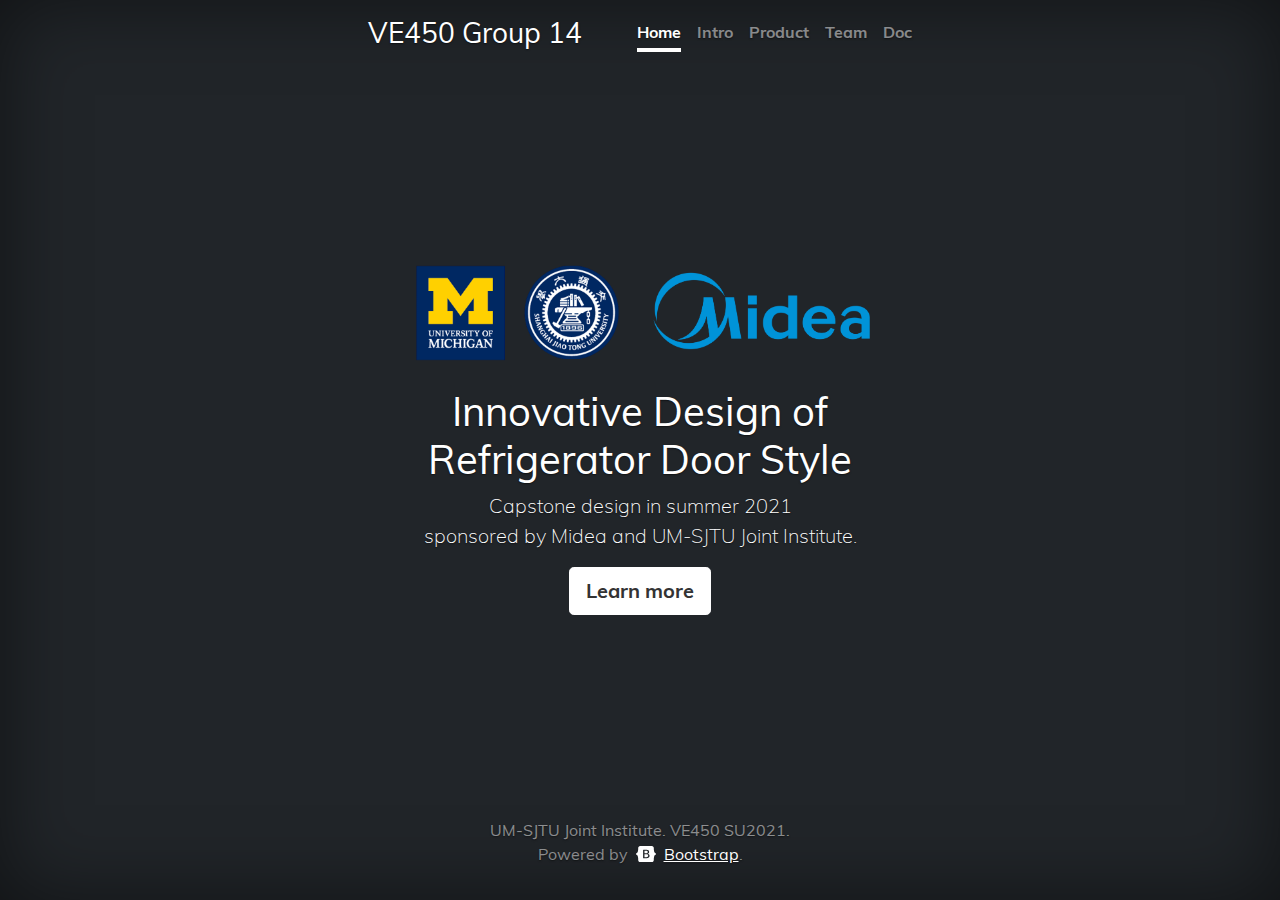
<file: index.html>
<!doctype html>
<html lang="en" class="h-100">
<head>
    <meta charset="utf-8">
    <meta name="viewport" content="width=device-width, initial-scale=1">
    <meta name="description" content="">
    <meta name="author" content="Mark Otto, Jacob Thornton, and Bootstrap contributors">
    <meta name="generator" content="Hugo 0.84.0">
    <title>Innovative Design of Refrigerator Door Style</title>


    <!-- Bootstrap core CSS -->
    <link href="./css/bootstrap.min.css" rel="stylesheet">

    <style>
        .bd-placeholder-img {
            font-size: 1.125rem;
            text-anchor: middle;
            -webkit-user-select: none;
            -moz-user-select: none;
            user-select: none;
        }

        @media (min-width: 768px) {
            .bd-placeholder-img-lg {
                font-size: 3.5rem;
            }
        }
    </style>

    <!-- Custom styles for this template -->
    <link href="custom.css" rel="stylesheet">
    <link href="cover.css" rel="stylesheet">

</head>

<body class="d-flex h-100 text-center text-white bg-dark">

<svg xmlns="http://www.w3.org/2000/svg" style="display: none;">
    <symbol id="bootstrap" viewBox="0 0 118 94">
        <title>Bootstrap</title>
        <path fill-rule="evenodd" clip-rule="evenodd"
              d="M24.509 0c-6.733 0-11.715 5.893-11.492 12.284.214 6.14-.064 14.092-2.066 20.577C8.943 39.365 5.547 43.485 0 44.014v5.972c5.547.529 8.943 4.649 10.951 11.153 2.002 6.485 2.28 14.437 2.066 20.577C12.794 88.106 17.776 94 24.51 94H93.5c6.733 0 11.714-5.893 11.491-12.284-.214-6.14.064-14.092 2.066-20.577 2.009-6.504 5.396-10.624 10.943-11.153v-5.972c-5.547-.529-8.934-4.649-10.943-11.153-2.002-6.484-2.28-14.437-2.066-20.577C105.214 5.894 100.233 0 93.5 0H24.508zM80 57.863C80 66.663 73.436 72 62.543 72H44a2 2 0 01-2-2V24a2 2 0 012-2h18.437c9.083 0 15.044 4.92 15.044 12.474 0 5.302-4.01 10.049-9.119 10.88v.277C75.317 46.394 80 51.21 80 57.863zM60.521 28.34H49.948v14.934h8.905c6.884 0 10.68-2.772 10.68-7.727 0-4.643-3.264-7.207-9.012-7.207zM49.948 49.2v16.458H60.91c7.167 0 10.964-2.876 10.964-8.281 0-5.406-3.903-8.178-11.425-8.178H49.948z"></path>
    </symbol>
</svg>

<div class="cover-container d-flex w-100 h-100 p-3 mx-auto flex-column">
    <header class="mb-auto">
        <div>
            <h3 class="float-md-start mb-0">VE450 Group 14</h3>
            <nav class="nav nav-masthead fw-bold justify-content-center float-md-end">
                <a class="nav-link active" aria-current="page" href="index.html">Home</a>
                <a class="nav-link" href="intro/intro.html">Intro</a>
                <a class="nav-link" href="product/product.html">Product</a>
                <a class="nav-link" href="team/team.html">Team</a>
                <a class="nav-link" href="#">Doc</a>
            </nav>
        </div>
    </header>

    <main class="px-3">
        <div class="row row-cols-sm-2 py-4 px-4">
            <div class="col my-auto">
                <img style="max-width: 100%; max-height: 100px" src="image/ji2.png" alt="">
            </div>
            <div class="col my-auto">
                <img style="max-width: 100%; max-height: 100px" src=" image/midea.png" alt="">
            </div>
        </div>
        <h1>Innovative Design of Refrigerator Door Style</h1>
        <p class="lead">Capstone design in summer 2021 <br> sponsored by Midea and UM-SJTU Joint Institute.</p>
        <p class="lead">
            <a href="./intro/intro.html" class="btn btn-lg btn-secondary fw-bold border-white bg-white">Learn
                more</a>
        </p>
    </main>

    <footer class="mt-auto text-white-50">
        <p>UM-SJTU Joint Institute. VE450 SU2021. <br>
            Powered by
            <svg style="fill: #fff;" class="d-inline-block mx-1 mb-1" width="20" height="20">
                <use xlink:href="#bootstrap"/>
            </svg>
            <a href="https://getbootstrap.com/" class="text-white">Bootstrap</a>.
        </p>
    </footer>
</div>


</body>
</html>
</file>
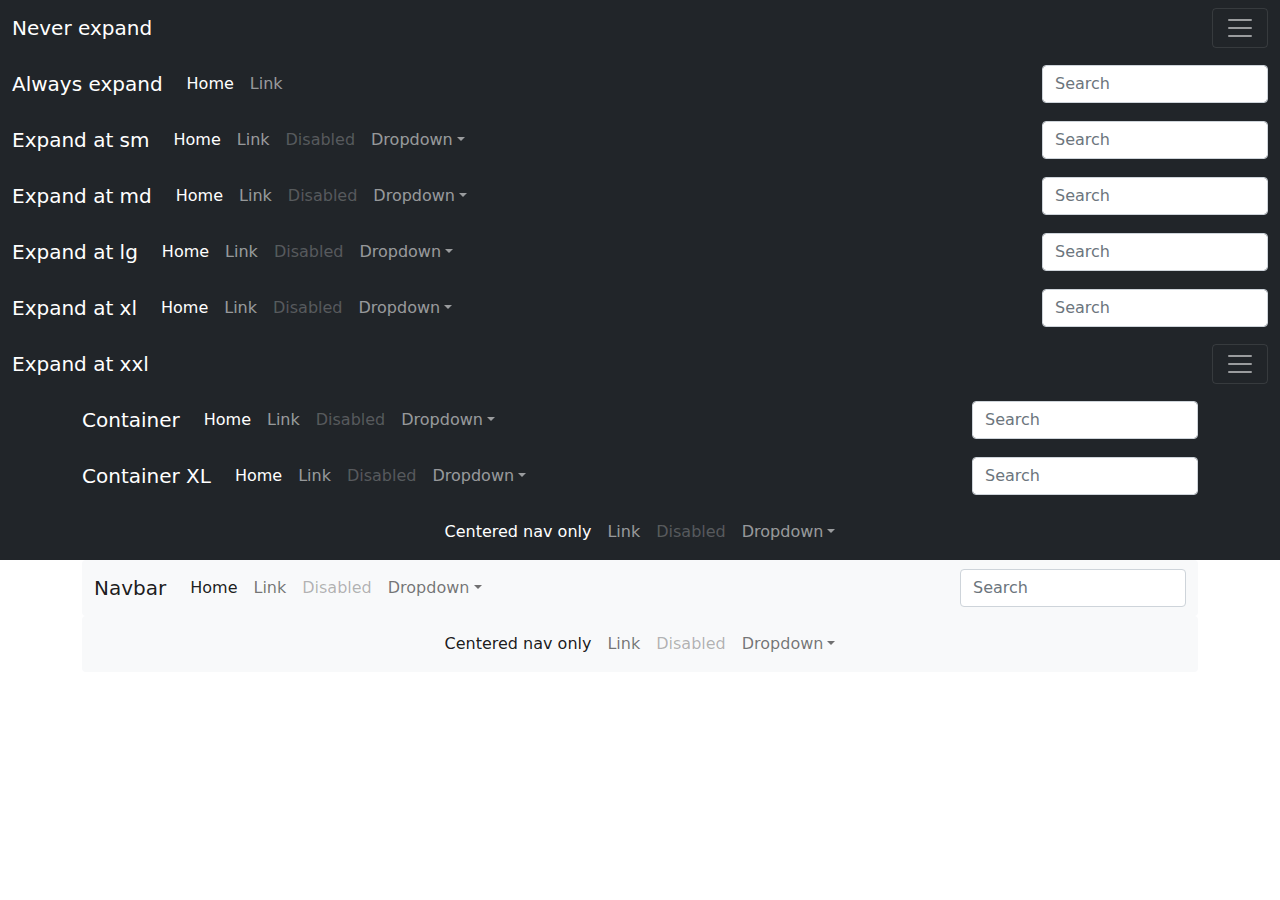
<file: navbar.html>
<!doctype html>
<html lang="en">
<head>
    <meta charset="utf-8">
    <meta name="viewport" content="width=device-width, initial-scale=1">
    <meta name="description" content="">
    <meta name="author" content="Mark Otto, Jacob Thornton, and Bootstrap contributors">
    <meta name="generator" content="Hugo 0.84.0">
    <title>Navbar Template · Bootstrap v5.0</title>

    <link rel="canonical" href="https://getbootstrap.com/docs/5.0/examples/navbars/">


    <!-- Bootstrap core CSS -->
    <link href="css/bootstrap.min.css" rel="stylesheet">

    <style>
        .bd-placeholder-img {
            font-size: 1.125rem;
            text-anchor: middle;
            -webkit-user-select: none;
            -moz-user-select: none;
            user-select: none;
        }

        @media (min-width: 768px) {
            .bd-placeholder-img-lg {
                font-size: 3.5rem;
            }
        }
    </style>

</head>
<body>

<main>
    <nav class="navbar navbar-dark bg-dark" aria-label="First navbar example">
        <div class="container-fluid">
            <a class="navbar-brand" href="#">Never expand</a>
            <button class="navbar-toggler" type="button" data-bs-toggle="collapse" data-bs-target="#navbarsExample01"
                    aria-controls="navbarsExample01" aria-expanded="false" aria-label="Toggle navigation">
                <span class="navbar-toggler-icon"></span>
            </button>

            <div class="collapse navbar-collapse" id="navbarsExample01">
                <ul class="navbar-nav me-auto mb-2">
                    <li class="nav-item">
                        <a class="nav-link active" aria-current="page" href="#">Home</a>
                    </li>
                    <li class="nav-item">
                        <a class="nav-link" href="#">Link</a>
                    </li>
                    <li class="nav-item">
                        <a class="nav-link disabled" href="#" tabindex="-1" aria-disabled="true">Disabled</a>
                    </li>
                    <li class="nav-item dropdown">
                        <a class="nav-link dropdown-toggle" href="#" id="dropdown01" data-bs-toggle="dropdown"
                           aria-expanded="false">Dropdown</a>
                        <ul class="dropdown-menu" aria-labelledby="dropdown01">
                            <li><a class="dropdown-item" href="#">Action</a></li>
                            <li><a class="dropdown-item" href="#">Another action</a></li>
                            <li><a class="dropdown-item" href="#">Something else here</a></li>
                        </ul>
                    </li>
                </ul>
                <form>
                    <input class="form-control" type="text" placeholder="Search" aria-label="Search">
                </form>
            </div>
        </div>
    </nav>

    <nav class="navbar navbar-expand navbar-dark bg-dark" aria-label="Second navbar example">
        <div class="container-fluid">
            <a class="navbar-brand" href="#">Always expand</a>
            <button class="navbar-toggler" type="button" data-bs-toggle="collapse" data-bs-target="#navbarsExample02"
                    aria-controls="navbarsExample02" aria-expanded="false" aria-label="Toggle navigation">
                <span class="navbar-toggler-icon"></span>
            </button>

            <div class="collapse navbar-collapse" id="navbarsExample02">
                <ul class="navbar-nav me-auto">
                    <li class="nav-item">
                        <a class="nav-link active" aria-current="page" href="#">Home</a>
                    </li>
                    <li class="nav-item">
                        <a class="nav-link" href="#">Link</a>
                    </li>
                </ul>
                <form>
                    <input class="form-control" type="text" placeholder="Search" aria-label="Search">
                </form>
            </div>
        </div>
    </nav>

    <nav class="navbar navbar-expand-sm navbar-dark bg-dark" aria-label="Third navbar example">
        <div class="container-fluid">
            <a class="navbar-brand" href="#">Expand at sm</a>
            <button class="navbar-toggler" type="button" data-bs-toggle="collapse" data-bs-target="#navbarsExample03"
                    aria-controls="navbarsExample03" aria-expanded="false" aria-label="Toggle navigation">
                <span class="navbar-toggler-icon"></span>
            </button>

            <div class="collapse navbar-collapse" id="navbarsExample03">
                <ul class="navbar-nav me-auto mb-2 mb-sm-0">
                    <li class="nav-item">
                        <a class="nav-link active" aria-current="page" href="#">Home</a>
                    </li>
                    <li class="nav-item">
                        <a class="nav-link" href="#">Link</a>
                    </li>
                    <li class="nav-item">
                        <a class="nav-link disabled" href="#" tabindex="-1" aria-disabled="true">Disabled</a>
                    </li>
                    <li class="nav-item dropdown">
                        <a class="nav-link dropdown-toggle" href="#" id="dropdown03" data-bs-toggle="dropdown"
                           aria-expanded="false">Dropdown</a>
                        <ul class="dropdown-menu" aria-labelledby="dropdown03">
                            <li><a class="dropdown-item" href="#">Action</a></li>
                            <li><a class="dropdown-item" href="#">Another action</a></li>
                            <li><a class="dropdown-item" href="#">Something else here</a></li>
                        </ul>
                    </li>
                </ul>
                <form>
                    <input class="form-control" type="text" placeholder="Search" aria-label="Search">
                </form>
            </div>
        </div>
    </nav>

    <nav class="navbar navbar-expand-md navbar-dark bg-dark" aria-label="Fourth navbar example">
        <div class="container-fluid">
            <a class="navbar-brand" href="#">Expand at md</a>
            <button class="navbar-toggler" type="button" data-bs-toggle="collapse" data-bs-target="#navbarsExample04"
                    aria-controls="navbarsExample04" aria-expanded="false" aria-label="Toggle navigation">
                <span class="navbar-toggler-icon"></span>
            </button>

            <div class="collapse navbar-collapse" id="navbarsExample04">
                <ul class="navbar-nav me-auto mb-2 mb-md-0">
                    <li class="nav-item">
                        <a class="nav-link active" aria-current="page" href="#">Home</a>
                    </li>
                    <li class="nav-item">
                        <a class="nav-link" href="#">Link</a>
                    </li>
                    <li class="nav-item">
                        <a class="nav-link disabled" href="#" tabindex="-1" aria-disabled="true">Disabled</a>
                    </li>
                    <li class="nav-item dropdown">
                        <a class="nav-link dropdown-toggle" href="#" id="dropdown04" data-bs-toggle="dropdown"
                           aria-expanded="false">Dropdown</a>
                        <ul class="dropdown-menu" aria-labelledby="dropdown04">
                            <li><a class="dropdown-item" href="#">Action</a></li>
                            <li><a class="dropdown-item" href="#">Another action</a></li>
                            <li><a class="dropdown-item" href="#">Something else here</a></li>
                        </ul>
                    </li>
                </ul>
                <form>
                    <input class="form-control" type="text" placeholder="Search" aria-label="Search">
                </form>
            </div>
        </div>
    </nav>

    <nav class="navbar navbar-expand-lg navbar-dark bg-dark" aria-label="Fifth navbar example">
        <div class="container-fluid">
            <a class="navbar-brand" href="#">Expand at lg</a>
            <button class="navbar-toggler" type="button" data-bs-toggle="collapse" data-bs-target="#navbarsExample05"
                    aria-controls="navbarsExample05" aria-expanded="false" aria-label="Toggle navigation">
                <span class="navbar-toggler-icon"></span>
            </button>

            <div class="collapse navbar-collapse" id="navbarsExample05">
                <ul class="navbar-nav me-auto mb-2 mb-lg-0">
                    <li class="nav-item">
                        <a class="nav-link active" aria-current="page" href="#">Home</a>
                    </li>
                    <li class="nav-item">
                        <a class="nav-link" href="#">Link</a>
                    </li>
                    <li class="nav-item">
                        <a class="nav-link disabled" href="#" tabindex="-1" aria-disabled="true">Disabled</a>
                    </li>
                    <li class="nav-item dropdown">
                        <a class="nav-link dropdown-toggle" href="#" id="dropdown05" data-bs-toggle="dropdown"
                           aria-expanded="false">Dropdown</a>
                        <ul class="dropdown-menu" aria-labelledby="dropdown05">
                            <li><a class="dropdown-item" href="#">Action</a></li>
                            <li><a class="dropdown-item" href="#">Another action</a></li>
                            <li><a class="dropdown-item" href="#">Something else here</a></li>
                        </ul>
                    </li>
                </ul>
                <form>
                    <input class="form-control" type="text" placeholder="Search" aria-label="Search">
                </form>
            </div>
        </div>
    </nav>

    <nav class="navbar navbar-expand-xl navbar-dark bg-dark" aria-label="Sixth navbar example">
        <div class="container-fluid">
            <a class="navbar-brand" href="#">Expand at xl</a>
            <button class="navbar-toggler" type="button" data-bs-toggle="collapse" data-bs-target="#navbarsExample06"
                    aria-controls="navbarsExample06" aria-expanded="false" aria-label="Toggle navigation">
                <span class="navbar-toggler-icon"></span>
            </button>

            <div class="collapse navbar-collapse" id="navbarsExample06">
                <ul class="navbar-nav me-auto mb-2 mb-xl-0">
                    <li class="nav-item">
                        <a class="nav-link active" aria-current="page" href="#">Home</a>
                    </li>
                    <li class="nav-item">
                        <a class="nav-link" href="#">Link</a>
                    </li>
                    <li class="nav-item">
                        <a class="nav-link disabled" href="#" tabindex="-1" aria-disabled="true">Disabled</a>
                    </li>
                    <li class="nav-item dropdown">
                        <a class="nav-link dropdown-toggle" href="#" id="dropdown06" data-bs-toggle="dropdown"
                           aria-expanded="false">Dropdown</a>
                        <ul class="dropdown-menu" aria-labelledby="dropdown06">
                            <li><a class="dropdown-item" href="#">Action</a></li>
                            <li><a class="dropdown-item" href="#">Another action</a></li>
                            <li><a class="dropdown-item" href="#">Something else here</a></li>
                        </ul>
                    </li>
                </ul>
                <form>
                    <input class="form-control" type="text" placeholder="Search" aria-label="Search">
                </form>
            </div>
        </div>
    </nav>

    <nav class="navbar navbar-expand-xxl navbar-dark bg-dark" aria-label="Seventh navbar example">
        <div class="container-fluid">
            <a class="navbar-brand" href="#">Expand at xxl</a>
            <button class="navbar-toggler" type="button" data-bs-toggle="collapse" data-bs-target="#navbarsExampleXxl"
                    aria-controls="navbarsExampleXxl" aria-expanded="false" aria-label="Toggle navigation">
                <span class="navbar-toggler-icon"></span>
            </button>

            <div class="collapse navbar-collapse" id="navbarsExampleXxl">
                <ul class="navbar-nav me-auto mb-2 mb-xl-0">
                    <li class="nav-item">
                        <a class="nav-link active" aria-current="page" href="#">Home</a>
                    </li>
                    <li class="nav-item">
                        <a class="nav-link" href="#">Link</a>
                    </li>
                    <li class="nav-item">
                        <a class="nav-link disabled" href="#" tabindex="-1" aria-disabled="true">Disabled</a>
                    </li>
                    <li class="nav-item dropdown">
                        <a class="nav-link dropdown-toggle" href="#" id="dropdownXxl" data-bs-toggle="dropdown"
                           aria-expanded="false">Dropdown</a>
                        <ul class="dropdown-menu" aria-labelledby="dropdownXxl">
                            <li><a class="dropdown-item" href="#">Action</a></li>
                            <li><a class="dropdown-item" href="#">Another action</a></li>
                            <li><a class="dropdown-item" href="#">Something else here</a></li>
                        </ul>
                    </li>
                </ul>
                <form>
                    <input class="form-control" type="text" placeholder="Search" aria-label="Search">
                </form>
            </div>
        </div>
    </nav>

    <nav class="navbar navbar-expand-lg navbar-dark bg-dark" aria-label="Eighth navbar example">
        <div class="container">
            <a class="navbar-brand" href="#">Container</a>
            <button class="navbar-toggler" type="button" data-bs-toggle="collapse" data-bs-target="#navbarsExample07"
                    aria-controls="navbarsExample07" aria-expanded="false" aria-label="Toggle navigation">
                <span class="navbar-toggler-icon"></span>
            </button>

            <div class="collapse navbar-collapse" id="navbarsExample07">
                <ul class="navbar-nav me-auto mb-2 mb-lg-0">
                    <li class="nav-item">
                        <a class="nav-link active" aria-current="page" href="#">Home</a>
                    </li>
                    <li class="nav-item">
                        <a class="nav-link" href="#">Link</a>
                    </li>
                    <li class="nav-item">
                        <a class="nav-link disabled" href="#" tabindex="-1" aria-disabled="true">Disabled</a>
                    </li>
                    <li class="nav-item dropdown">
                        <a class="nav-link dropdown-toggle" href="#" id="dropdown07" data-bs-toggle="dropdown"
                           aria-expanded="false">Dropdown</a>
                        <ul class="dropdown-menu" aria-labelledby="dropdown07">
                            <li><a class="dropdown-item" href="#">Action</a></li>
                            <li><a class="dropdown-item" href="#">Another action</a></li>
                            <li><a class="dropdown-item" href="#">Something else here</a></li>
                        </ul>
                    </li>
                </ul>
                <form>
                    <input class="form-control" type="text" placeholder="Search" aria-label="Search">
                </form>
            </div>
        </div>
    </nav>

    <nav class="navbar navbar-expand-lg navbar-dark bg-dark" aria-label="Ninth navbar example">
        <div class="container-xl">
            <a class="navbar-brand" href="#">Container XL</a>
            <button class="navbar-toggler" type="button" data-bs-toggle="collapse" data-bs-target="#navbarsExample07XL"
                    aria-controls="navbarsExample07XL" aria-expanded="false" aria-label="Toggle navigation">
                <span class="navbar-toggler-icon"></span>
            </button>

            <div class="collapse navbar-collapse" id="navbarsExample07XL">
                <ul class="navbar-nav me-auto mb-2 mb-lg-0">
                    <li class="nav-item">
                        <a class="nav-link active" aria-current="page" href="#">Home</a>
                    </li>
                    <li class="nav-item">
                        <a class="nav-link" href="#">Link</a>
                    </li>
                    <li class="nav-item">
                        <a class="nav-link disabled" href="#" tabindex="-1" aria-disabled="true">Disabled</a>
                    </li>
                    <li class="nav-item dropdown">
                        <a class="nav-link dropdown-toggle" href="#" id="dropdown07XL" data-bs-toggle="dropdown"
                           aria-expanded="false">Dropdown</a>
                        <ul class="dropdown-menu" aria-labelledby="dropdown07XL">
                            <li><a class="dropdown-item" href="#">Action</a></li>
                            <li><a class="dropdown-item" href="#">Another action</a></li>
                            <li><a class="dropdown-item" href="#">Something else here</a></li>
                        </ul>
                    </li>
                </ul>
                <form>
                    <input class="form-control" type="text" placeholder="Search" aria-label="Search">
                </form>
            </div>
        </div>
    </nav>


    <nav class="navbar navbar-expand-lg navbar-dark bg-dark" aria-label="Tenth navbar example">
        <div class="container-fluid">
            <button class="navbar-toggler" type="button" data-bs-toggle="collapse" data-bs-target="#navbarsExample08"
                    aria-controls="navbarsExample08" aria-expanded="false" aria-label="Toggle navigation">
                <span class="navbar-toggler-icon"></span>
            </button>

            <div class="collapse navbar-collapse justify-content-md-center" id="navbarsExample08">
                <ul class="navbar-nav">
                    <li class="nav-item">
                        <a class="nav-link active" aria-current="page" href="#">Centered nav only</a>
                    </li>
                    <li class="nav-item">
                        <a class="nav-link" href="#">Link</a>
                    </li>
                    <li class="nav-item">
                        <a class="nav-link disabled" href="#" tabindex="-1" aria-disabled="true">Disabled</a>
                    </li>
                    <li class="nav-item dropdown">
                        <a class="nav-link dropdown-toggle" href="#" id="dropdown08" data-bs-toggle="dropdown"
                           aria-expanded="false">Dropdown</a>
                        <ul class="dropdown-menu" aria-labelledby="dropdown08">
                            <li><a class="dropdown-item" href="#">Action</a></li>
                            <li><a class="dropdown-item" href="#">Another action</a></li>
                            <li><a class="dropdown-item" href="#">Something else here</a></li>
                        </ul>
                    </li>
                </ul>
            </div>
        </div>
    </nav>

    <div class="container">
        <nav class="navbar navbar-expand-lg navbar-light bg-light rounded" aria-label="Eleventh navbar example">
            <div class="container-fluid">
                <a class="navbar-brand" href="#">Navbar</a>
                <button class="navbar-toggler" type="button" data-bs-toggle="collapse"
                        data-bs-target="#navbarsExample09" aria-controls="navbarsExample09" aria-expanded="false"
                        aria-label="Toggle navigation">
                    <span class="navbar-toggler-icon"></span>
                </button>

                <div class="collapse navbar-collapse" id="navbarsExample09">
                    <ul class="navbar-nav me-auto mb-2 mb-lg-0">
                        <li class="nav-item">
                            <a class="nav-link active" aria-current="page" href="#">Home</a>
                        </li>
                        <li class="nav-item">
                            <a class="nav-link" href="#">Link</a>
                        </li>
                        <li class="nav-item">
                            <a class="nav-link disabled" href="#" tabindex="-1" aria-disabled="true">Disabled</a>
                        </li>
                        <li class="nav-item dropdown">
                            <a class="nav-link dropdown-toggle" href="#" id="dropdown09" data-bs-toggle="dropdown"
                               aria-expanded="false">Dropdown</a>
                            <ul class="dropdown-menu" aria-labelledby="dropdown09">
                                <li><a class="dropdown-item" href="#">Action</a></li>
                                <li><a class="dropdown-item" href="#">Another action</a></li>
                                <li><a class="dropdown-item" href="#">Something else here</a></li>
                            </ul>
                        </li>
                    </ul>
                    <form>
                        <input class="form-control" type="text" placeholder="Search" aria-label="Search">
                    </form>
                </div>
            </div>
        </nav>

        <nav class="navbar navbar-expand-lg navbar-light bg-light rounded" aria-label="Twelfth navbar example">
            <div class="container-fluid">
                <button class="navbar-toggler" type="button" data-bs-toggle="collapse"
                        data-bs-target="#navbarsExample10" aria-controls="navbarsExample10" aria-expanded="false"
                        aria-label="Toggle navigation">
                    <span class="navbar-toggler-icon"></span>
                </button>

                <div class="collapse navbar-collapse justify-content-md-center" id="navbarsExample10">
                    <ul class="navbar-nav">
                        <li class="nav-item">
                            <a class="nav-link active" aria-current="page" href="#">Centered nav only</a>
                        </li>
                        <li class="nav-item">
                            <a class="nav-link" href="#">Link</a>
                        </li>
                        <li class="nav-item">
                            <a class="nav-link disabled" href="#" tabindex="-1" aria-disabled="true">Disabled</a>
                        </li>
                        <li class="nav-item dropdown">
                            <a class="nav-link dropdown-toggle" href="#" id="dropdown10" data-bs-toggle="dropdown"
                               aria-expanded="false">Dropdown</a>
                            <ul class="dropdown-menu" aria-labelledby="dropdown10">
                                <li><a class="dropdown-item" href="#">Action</a></li>
                                <li><a class="dropdown-item" href="#">Another action</a></li>
                                <li><a class="dropdown-item" href="#">Something else here</a></li>
                            </ul>
                        </li>
                    </ul>
                </div>
            </div>
        </nav>
    </div>
</main>


<script src="js/bootstrap.bundle.min.js"></script>


</body>
</html>
</file>
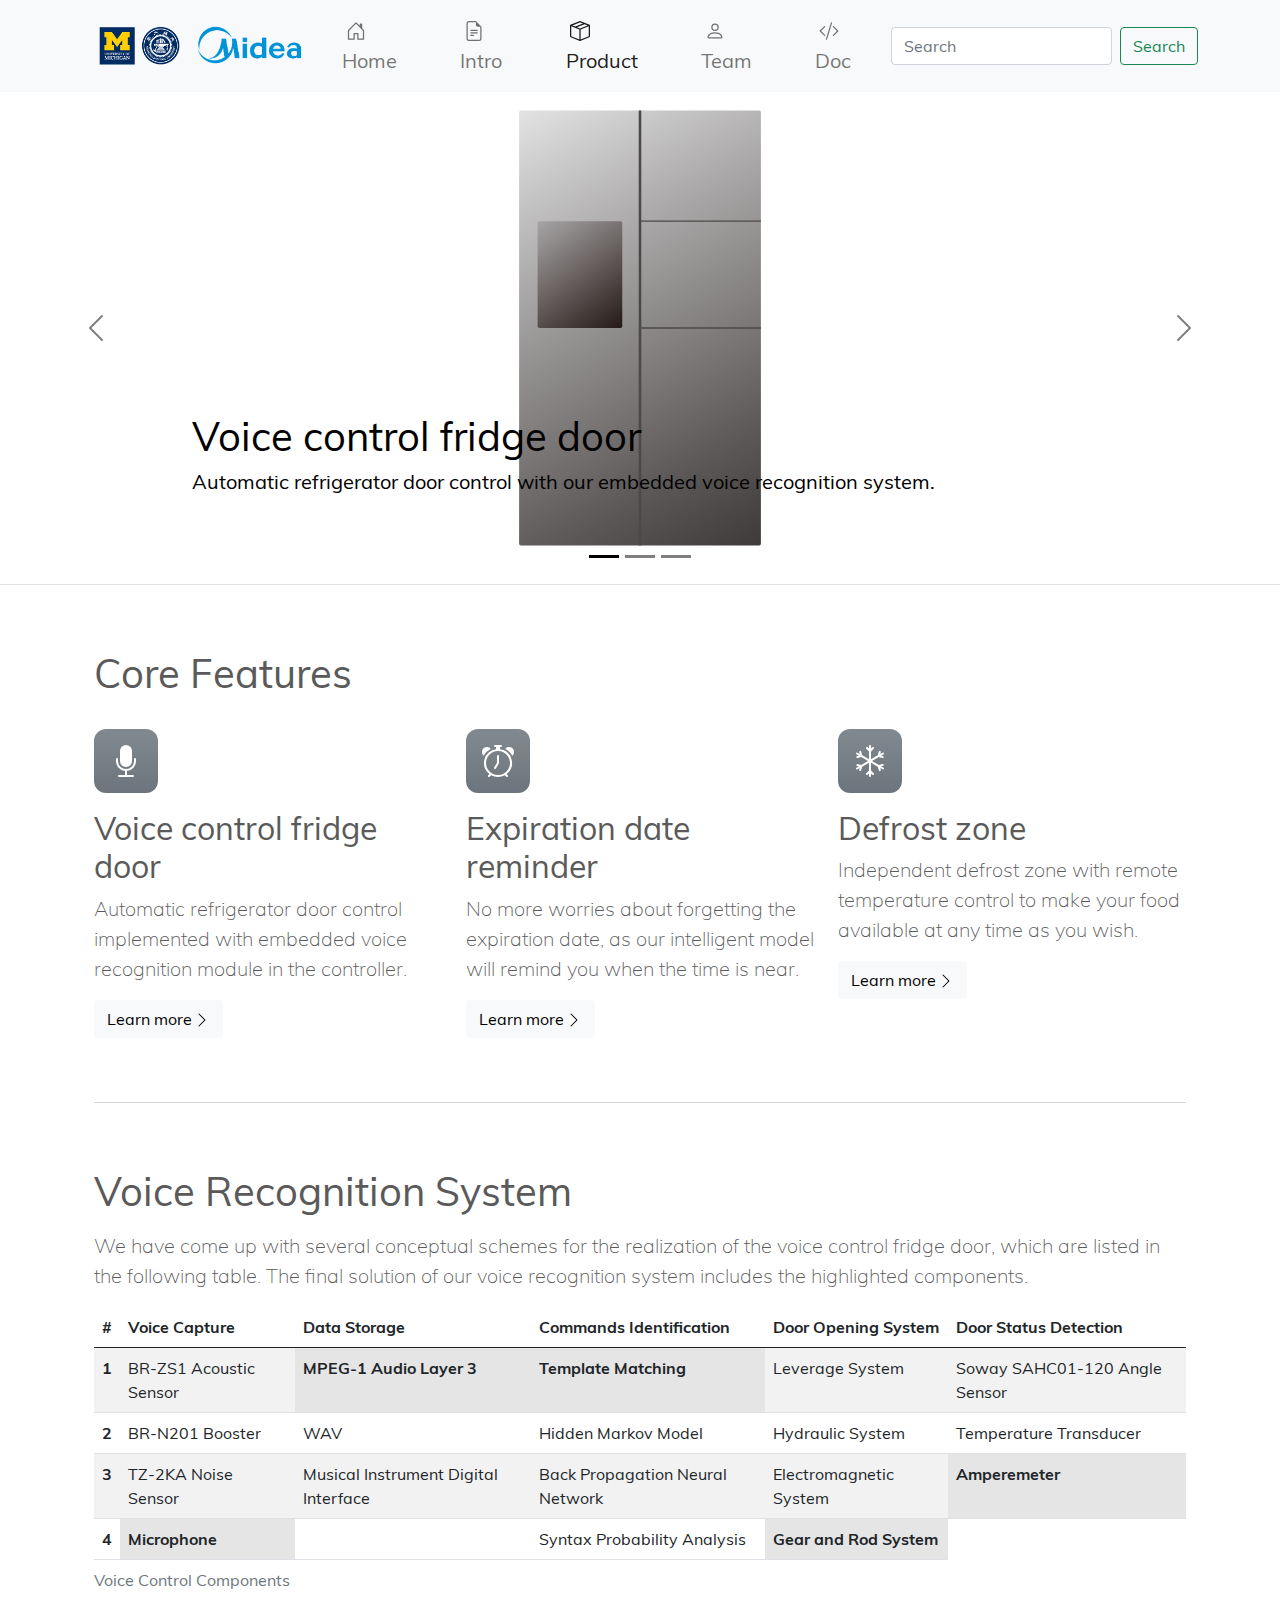
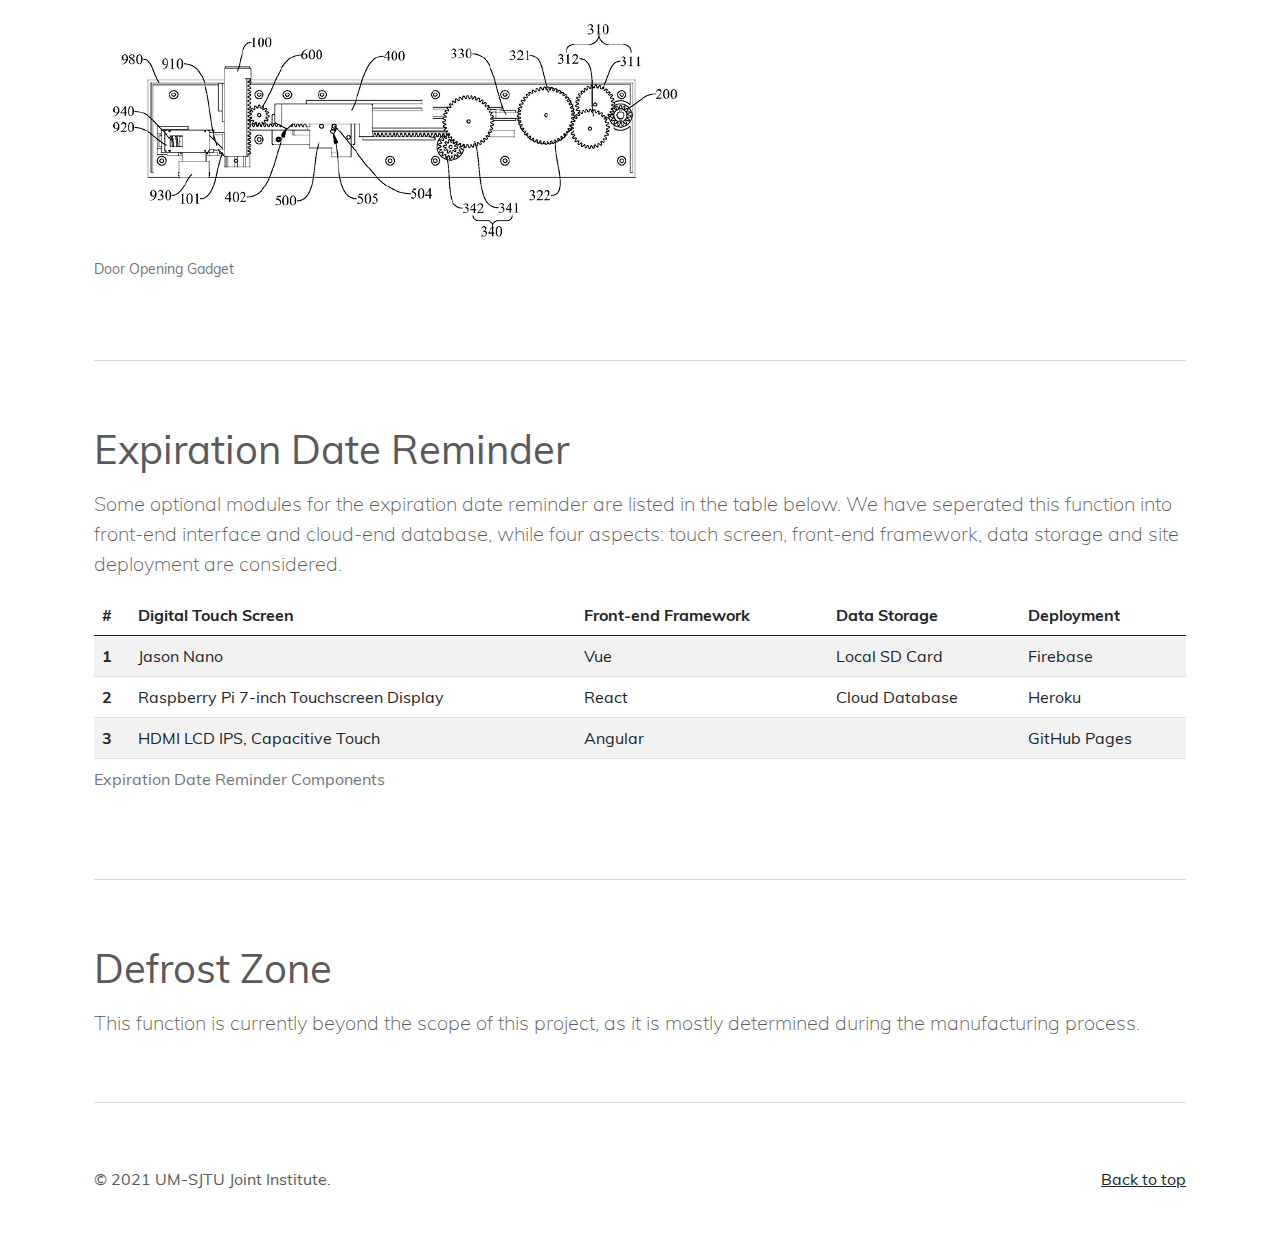
<file: product/product.html>
<!doctype html>
<html lang="en">
<head>
    <meta charset="utf-8">
    <meta name="viewport" content="width=device-width, initial-scale=1">
    <meta name="description" content="">
    <meta name="author" content="Mark Otto, Jacob Thornton, and Bootstrap contributors">
    <meta name="generator" content="Hugo 0.84.0">
    <title>Product</title>


    <!-- Bootstrap core CSS -->
    <link href="../css/bootstrap.min.css" rel="stylesheet">

    <style>
        .bd-placeholder-img {
            font-size: 1.125rem;
            text-anchor: middle;
            -webkit-user-select: none;
            -moz-user-select: none;
            user-select: none;
        }

        @media (min-width: 768px) {
            .bd-placeholder-img-lg {
                font-size: 3.5rem;
            }
        }
    </style>

    <!-- Custom styles for this template -->
    <link href="../custom.css" rel="stylesheet">
    <link href="product.css" rel="stylesheet">
</head>
<body>

<svg xmlns="http://www.w3.org/2000/svg" style="display: none;">
    <symbol id="home" viewBox="0 0 16 16">
        <path d="M8.354 1.146a.5.5 0 0 0-.708 0l-6 6A.5.5 0 0 0 1.5 7.5v7a.5.5 0 0 0 .5.5h4.5a.5.5 0 0 0 .5-.5v-4h2v4a.5.5 0 0 0 .5.5H14a.5.5 0 0 0 .5-.5v-7a.5.5 0 0 0-.146-.354L13 5.793V2.5a.5.5 0 0 0-.5-.5h-1a.5.5 0 0 0-.5.5v1.293L8.354 1.146zM2.5 14V7.707l5.5-5.5 5.5 5.5V14H10v-4a.5.5 0 0 0-.5-.5h-3a.5.5 0 0 0-.5.5v4H2.5z"/>
    </symbol>
    <symbol id="intro" viewBox="0 0 16 16">
        <path d="M5.5 7a.5.5 0 0 0 0 1h5a.5.5 0 0 0 0-1h-5zM5 9.5a.5.5 0 0 1 .5-.5h5a.5.5 0 0 1 0 1h-5a.5.5 0 0 1-.5-.5zm0 2a.5.5 0 0 1 .5-.5h2a.5.5 0 0 1 0 1h-2a.5.5 0 0 1-.5-.5z"/>
        <path d="M9.5 0H4a2 2 0 0 0-2 2v12a2 2 0 0 0 2 2h8a2 2 0 0 0 2-2V4.5L9.5 0zm0 1v2A1.5 1.5 0 0 0 11 4.5h2V14a1 1 0 0 1-1 1H4a1 1 0 0 1-1-1V2a1 1 0 0 1 1-1h5.5z"/>
    </symbol>
    <symbol id="product" viewBox="0 0 16 16">
        <path d="M8.186 1.113a.5.5 0 0 0-.372 0L1.846 3.5l2.404.961L10.404 2l-2.218-.887zm3.564 1.426L5.596 5 8 5.961 14.154 3.5l-2.404-.961zm3.25 1.7-6.5 2.6v7.922l6.5-2.6V4.24zM7.5 14.762V6.838L1 4.239v7.923l6.5 2.6zM7.443.184a1.5 1.5 0 0 1 1.114 0l7.129 2.852A.5.5 0 0 1 16 3.5v8.662a1 1 0 0 1-.629.928l-7.185 2.874a.5.5 0 0 1-.372 0L.63 13.09a1 1 0 0 1-.63-.928V3.5a.5.5 0 0 1 .314-.464L7.443.184z"/>
    </symbol>
    <symbol id="team" viewBox="0 0 16 16">
        <path d="M8 8a3 3 0 1 0 0-6 3 3 0 0 0 0 6zm2-3a2 2 0 1 1-4 0 2 2 0 0 1 4 0zm4 8c0 1-1 1-1 1H3s-1 0-1-1 1-4 6-4 6 3 6 4zm-1-.004c-.001-.246-.154-.986-.832-1.664C11.516 10.68 10.289 10 8 10c-2.29 0-3.516.68-4.168 1.332-.678.678-.83 1.418-.832 1.664h10z"/>
    </symbol>
    <symbol id="doc" viewBox="0 0 16 16">
        <path d="M10.478 1.647a.5.5 0 1 0-.956-.294l-4 13a.5.5 0 0 0 .956.294l4-13zM4.854 4.146a.5.5 0 0 1 0 .708L1.707 8l3.147 3.146a.5.5 0 0 1-.708.708l-3.5-3.5a.5.5 0 0 1 0-.708l3.5-3.5a.5.5 0 0 1 .708 0zm6.292 0a.5.5 0 0 0 0 .708L14.293 8l-3.147 3.146a.5.5 0 0 0 .708.708l3.5-3.5a.5.5 0 0 0 0-.708l-3.5-3.5a.5.5 0 0 0-.708 0z"/>
    </symbol>
    <symbol id="defrost" viewBox="0 0 16 16">
        <path d="M8 16a.5.5 0 0 1-.5-.5v-1.293l-.646.647a.5.5 0 0 1-.707-.708L7.5 12.793V8.866l-3.4 1.963-.496 1.85a.5.5 0 1 1-.966-.26l.237-.882-1.12.646a.5.5 0 0 1-.5-.866l1.12-.646-.884-.237a.5.5 0 1 1 .26-.966l1.848.495L7 8 3.6 6.037l-1.85.495a.5.5 0 0 1-.258-.966l.883-.237-1.12-.646a.5.5 0 1 1 .5-.866l1.12.646-.237-.883a.5.5 0 1 1 .966-.258l.495 1.849L7.5 7.134V3.207L6.147 1.854a.5.5 0 1 1 .707-.708l.646.647V.5a.5.5 0 1 1 1 0v1.293l.647-.647a.5.5 0 1 1 .707.708L8.5 3.207v3.927l3.4-1.963.496-1.85a.5.5 0 1 1 .966.26l-.236.882 1.12-.646a.5.5 0 0 1 .5.866l-1.12.646.883.237a.5.5 0 1 1-.26.966l-1.848-.495L9 8l3.4 1.963 1.849-.495a.5.5 0 0 1 .259.966l-.883.237 1.12.646a.5.5 0 0 1-.5.866l-1.12-.646.236.883a.5.5 0 1 1-.966.258l-.495-1.849-3.4-1.963v3.927l1.353 1.353a.5.5 0 0 1-.707.708l-.647-.647V15.5a.5.5 0 0 1-.5.5z"/>
    </symbol>
    <symbol id="voice" viewBox="0 0 16 16">
        <path d="M5 3a3 3 0 0 1 6 0v5a3 3 0 0 1-6 0V3z"/>
        <path d="M3.5 6.5A.5.5 0 0 1 4 7v1a4 4 0 0 0 8 0V7a.5.5 0 0 1 1 0v1a5 5 0 0 1-4.5 4.975V15h3a.5.5 0 0 1 0 1h-7a.5.5 0 0 1 0-1h3v-2.025A5 5 0 0 1 3 8V7a.5.5 0 0 1 .5-.5z"/>
    </symbol>
    <symbol id="date" viewBox="0 0 16 16">
        <path d="M8.5 5.5a.5.5 0 0 0-1 0v3.362l-1.429 2.38a.5.5 0 1 0 .858.515l1.5-2.5A.5.5 0 0 0 8.5 9V5.5z"/>
        <path d="M6.5 0a.5.5 0 0 0 0 1H7v1.07a7.001 7.001 0 0 0-3.273 12.474l-.602.602a.5.5 0 0 0 .707.708l.746-.746A6.97 6.97 0 0 0 8 16a6.97 6.97 0 0 0 3.422-.892l.746.746a.5.5 0 0 0 .707-.708l-.601-.602A7.001 7.001 0 0 0 9 2.07V1h.5a.5.5 0 0 0 0-1h-3zm1.038 3.018a6.093 6.093 0 0 1 .924 0 6 6 0 1 1-.924 0zM0 3.5c0 .753.333 1.429.86 1.887A8.035 8.035 0 0 1 4.387 1.86 2.5 2.5 0 0 0 0 3.5zM13.5 1c-.753 0-1.429.333-1.887.86a8.035 8.035 0 0 1 3.527 3.527A2.5 2.5 0 0 0 13.5 1z"/>
    </symbol>
    <symbol id="chevron-right" viewBox="0 0 16 16">
        <path fill-rule="evenodd"
              d="M4.646 1.646a.5.5 0 0 1 .708 0l6 6a.5.5 0 0 1 0 .708l-6 6a.5.5 0 0 1-.708-.708L10.293 8 4.646 2.354a.5.5 0 0 1 0-.708z"/>
    </symbol>
</svg>

<header>
    <nav class="navbar navbar-expand-md navbar-light bg-light fixed-top px-3 py-2">
        <div class="container-xl flex-wrap flex-md-nowrap align-items-center">
            <a class="navbar-brand my-2 d-flex" href="#">
                <img src="../image/ji.png" class="mx-3" alt="" height="40">
                <img src="../image/midea.png" alt="" height="40">
            </a>
            <button class="navbar-toggler" type="button" data-bs-toggle="collapse" data-bs-target="#navbarCollapse"
                    aria-controls="#navbarCollapse" aria-expanded="false" aria-label="Toggle navigation">
                <span class="navbar-toggler-icon"></span>
            </button>
            <div class="collapse navbar-collapse justify-content-md-center" id="navbarCollapse">
                <ul class="navbar-nav fs-5 me-auto mb-2 mb-md-0">
                    <li class="nav-item">
                        <a class="nav-link" href="../index.html">
                            <svg class="bi d-inline-block mx-1 mb-1" width="20" height="20">
                                <use xlink:href="#home"/>
                            </svg>
                            Home
                        </a>
                    </li>
                    <li class="nav-item">
                        <a class="nav-link" href="../intro/intro.html">
                            <svg class="bi d-inline-block mx-1 mb-1" width="20" height="20">
                                <use xlink:href="#intro"/>
                            </svg>
                            Intro
                        </a>
                    </li>
                    <li class="nav-item">
                        <a class="nav-link active" aria-current="page" href="#">
                            <svg class="bi d-inline-block mx-1 mb-1" width="20" height="20">
                                <use xlink:href="#product"/>
                            </svg>
                            Product
                        </a>
                    </li>
                    <li class="nav-item">
                        <a class="nav-link" href="../team/team.html">
                            <svg class="bi d-inline-block mx-1 mb-1" width="20" height="20">
                                <use xlink:href="#team"/>
                            </svg>
                            Team
                        </a>
                    </li>
                    <li class="nav-item">
                        <a class="nav-link" href="#">
                            <svg class="bi d-inline-block mx-1 mb-1" width="20" height="20">
                                <use xlink:href="#doc"/>
                            </svg>
                            Doc
                        </a>
                    </li>
                </ul>
                <form class="d-flex">
                    <input class="form-control me-2" type="search" placeholder="Search" aria-label="Search">
                    <button class="btn btn-outline-success" type="submit">Search</button>
                </form>
            </div>
        </div>
    </nav>
</header>

<main>

    <div id="myCarousel" class="carousel carousel-fade carousel-dark border-bottom slide" data-bs-ride="carousel">
        <div class="carousel-indicators">
            <button type="button" data-bs-target="#myCarousel" data-bs-slide-to="0" class="active"
                    aria-current="true" aria-label="Slide 1"></button>
            <button type="button" data-bs-target="#myCarousel" data-bs-slide-to="1" aria-label="Slide 2"></button>
            <button type="button" data-bs-target="#myCarousel" data-bs-slide-to="2" aria-label="Slide 3"></button>
        </div>
        <div class="carousel-inner">
            <div class="carousel-item active">
                <svg class="bd-placeholder-img" width="100%" height="100%" xmlns="http://www.w3.org/2000/svg"
                     aria-hidden="true" preserveAspectRatio="xMidYMid slice" focusable="false">
                    <rect width="100%" height="100%" fill="#fff"/>
                    <svg viewBox="0 -30 188.98 400.16">
                        <defs>
                            <style>.cls-1 {
                                fill: url(#fill_1);
                            }

                            .cls-2 {
                                fill: #3e3a39;
                            }

                            .cls-2, .cls-4 {
                                stroke: #4c4948;
                                stroke-miterlimit: 10;
                            }

                            .cls-3 {
                                fill: url(#fill_2);
                            }

                            .cls-4 {
                                fill: none;
                                stroke-width: 2px;
                            }</style>
                            <linearGradient id="fill_1" x1="-15.66" y1="-20.59" x2="192.17" y2="339.16"
                                            gradientUnits="userSpaceOnUse">
                                <stop offset="0" stop-color="#efefef"/>
                                <stop offset="0.36" stop-color="#aaa8a8"/>
                                <stop offset="0.8" stop-color="#5d5958"/>
                                <stop offset="1" stop-color="#3e3a39"/>
                            </linearGradient>
                            <linearGradient id="fill_2" x1="8.16" y1="74.46" x2="83.92" y2="178.1"
                                            gradientUnits="userSpaceOnUse">
                                <stop offset="0" stop-color="#b5b5b6"/>
                                <stop offset="0.28" stop-color="#8d8989"/>
                                <stop offset="0.92" stop-color="#271c19"/>
                                <stop offset="0.94" stop-color="#231815"/>
                            </linearGradient>
                        </defs>
                        <g id="layer_1" data-name="layer 1">
                            <rect class="cls-1" width="188.98" height="340.16" rx="1.42"/>
                            <line class="cls-2" x1="94.49" y1="170.08" x2="188.98" y2="170.08"/>
                            <line class="cls-2" x1="94.49" y1="86.6" x2="188.98" y2="86.6"/>
                            <rect class="cls-3" x="14.47" y="86.6" width="66.14" height="83.48" rx="1.42"/>
                            <line class="cls-4" x1="94.49" x2="94.49" y2="340.16"/>
                        </g>
                    </svg>
                </svg>
                <div class="container">
                    <div class="carousel-caption text-start">
                        <h1>Voice control fridge door</h1>
                        <p>Automatic refrigerator door control with our embedded voice recognition system.</p>
                        <!--                        <p><a class="btn btn-lg btn-primary" href="#voice-control">Learn more</a></p>-->
                    </div>
                </div>
            </div>
            <div class="carousel-item">
                <svg class="bd-placeholder-img" width="100%" height="100%" xmlns="http://www.w3.org/2000/svg"
                     aria-hidden="true" preserveAspectRatio="xMidYMid slice" focusable="false">
                    <rect width="100%" height="100%" fill="#fff"/>
                    <svg viewBox="0 -30 212.37 400.16">
                        <defs>
                            <style>.cls-1-2 {
                                fill: url(#fill_3);
                            }

                            .cls-2-2 {
                                fill: #3e3a39;
                                stroke: #4c4948;
                                stroke-miterlimit: 10;
                            }

                            .cls-3-2 {
                                fill: url(#fill_4);
                            }

                            .cls-4-2 {
                                fill: #4c4948;
                            }

                            .cls-5-2 {
                                fill: url(#fill_5);
                            }</style>
                            <linearGradient id="fill_3" x1="106.27" y1="-20.71" x2="168.01" y2="379.72"
                                            gradientUnits="userSpaceOnUse">
                                <stop offset="0" stop-color="#efefef"/>
                                <stop offset="0.36" stop-color="#aaa8a8"/>
                                <stop offset="0.8" stop-color="#5d5958"/>
                                <stop offset="1" stop-color="#3e3a39"/>
                            </linearGradient>
                            <linearGradient id="fill_4" x1="63.04" y1="78.46" x2="133.65" y2="175.05"
                                            gradientUnits="userSpaceOnUse">
                                <stop offset="0" stop-color="#b5b5b6"/>
                                <stop offset="0.28" stop-color="#8d8989"/>
                                <stop offset="0.92" stop-color="#271c19"/>
                                <stop offset="0.94" stop-color="#231815"/>
                            </linearGradient>
                            <linearGradient id="fill_5" x1="54.57" y1="-25.12" x2="1.55" y2="376.56"
                                            xlink:href="#fill_3"/>
                        </defs>
                        <g id="layer_2" data-name="layer 2">
                            <path class="cls-1-2"
                                  d="M210.92,331.36l-150.28,8.8V0L210.92,8.8a1.77,1.77,0,0,1,1.44,1.87V329.48A1.78,1.78,0,0,1,210.92,331.36Z"/>
                            <line class="cls-2-2" x1="138.53" y1="170.08" x2="212.36" y2="170.08"/>
                            <line class="cls-2-2" x1="138.53" y1="88.59" x2="212.36" y2="90.72"/>
                            <path class="cls-3-2"
                                  d="M125.83,170.08H74.43a1.76,1.76,0,0,1-1.58-1.89V88.59a1.69,1.69,0,0,1,1.58-1.84l51.4,1.48a1.77,1.77,0,0,1,1.53,1.89v78.11A1.72,1.72,0,0,1,125.83,170.08Z"/>
                            <polygon class="cls-4-2" points="60.64 340.16 55.86 339.16 55.86 1 60.64 0 60.64 340.16"/>
                            <path class="cls-5-2"
                                  d="M55.86,339.15,1.45,327.75A2.08,2.08,0,0,1,0,325.7V14.46A2.1,2.1,0,0,1,1.45,12.4L55.86,1Z"/>
                            <polygon class="cls-4-2"
                                     points="139.55 335.6 137.51 335.6 138.08 4.44 139.39 4.44 139.55 335.6"/>
                        </g>
                    </svg>
                </svg>
                <div class="container">
                    <div class="carousel-caption text-start">
                        <h1>Expiration date reminder</h1>
                        <p>Intelligent user interface and mobile app will remind you of the expiration date when it's
                            near.</p>
                        <!--                        <p><a class="btn btn-lg btn-primary" href="#date-reminder">Learn more</a></p>-->
                    </div>
                </div>
            </div>
            <div class="carousel-item">
                <svg class="bd-placeholder-img" width="100%" height="100%" xmlns="http://www.w3.org/2000/svg"
                     aria-hidden="true" preserveAspectRatio="xMidYMid meet" focusable="false">
                    <rect width="100%" height="100%" fill="#fff"/>
                    <image height="100%" width="100%" xlink:href="../image/sketch.jpg"></image>
                </svg>

                <div class="container">
                    <div class="carousel-caption text-start">
                        <h1>Defrost zone</h1>
                        <p>Independent defrost area with remote temperature control as you wish.</p>
                        <!--                        <p><a class="btn btn-lg btn-primary" href="#defrost-zone">Learn more</a></p>-->
                    </div>
                </div>
            </div>
        </div>
        <button class="carousel-control-prev" type="button" data-bs-target="#myCarousel" data-bs-slide="prev">
            <span class="carousel-control-prev-icon" aria-hidden="true"></span>
            <span class="visually-hidden">Previous</span>
        </button>
        <button class="carousel-control-next" type="button" data-bs-target="#myCarousel" data-bs-slide="next">
            <span class="carousel-control-next-icon" aria-hidden="true"></span>
            <span class="visually-hidden">Next</span>
        </button>
    </div>

    <div class="container px-4">

        <div id="featured-3">

            <h1>Core Features</h1>
            <!--            <p></p>-->
            <div class="row g-4 pt-4 row-cols-1 row-cols-lg-3">

                <div class="feature col">

                    <div class="feature-icon bg-secondary bg-gradient">
                        <svg class="bi" width="1em" height="1em">
                            <use xlink:href="#voice"/>
                        </svg>
                    </div>

                    <h2>Voice control fridge door</h2>

                    <p class="lead">
                        Automatic refrigerator door control implemented with embedded voice recognition module in the
                        controller.
                    </p>

                    <a href="#voice-control" class="btn btn-light icon-link">
                        Learn more
                        <svg class="bi" width="1em" height="1em">
                            <use xlink:href="#chevron-right"/>
                        </svg>
                    </a>

                </div>

                <div class="feature col">

                    <div class="feature-icon bg-secondary bg-gradient">
                        <svg class="bi" width="1em" height="1em">
                            <use xlink:href="#date"/>
                        </svg>
                    </div>

                    <h2>Expiration date reminder</h2>

                    <p class="lead">
                        No more worries about forgetting the expiration date, as our intelligent
                        model will remind you when the time is near.
                    </p>

                    <a href="#date-reminder" class="btn btn-light icon-link">
                        Learn more
                        <svg class="bi" width="1em" height="1em">
                            <use xlink:href="#chevron-right"/>
                        </svg>
                    </a>

                </div>

                <div class="feature col">

                    <div class="feature-icon bg-secondary bg-gradient">
                        <svg class="bi" width="1em" height="1em">
                            <use xlink:href="#defrost"/>
                        </svg>
                    </div>

                    <h2>Defrost zone</h2>

                    <p class="lead">
                        Independent defrost zone with remote temperature control to make your food available at any time
                        as you wish.
                    </p>

                    <a href="#defrost-zone" class="btn btn-light icon-link">
                        Learn more
                        <svg class="bi" width="1em" height="1em">
                            <use xlink:href="#chevron-right"/>
                        </svg>
                    </a>

                </div>

            </div>

        </div>

        <hr class="featurette-divider">

        <div id="voice-control">
            <h1 class="mb-3">Voice Recognition System</h1>
            <p class="lead">We have come up with several conceptual schemes for the realization of the voice control
                fridge door,
                which
                are listed in the following table. The final solution of our voice recognition system includes the
                highlighted components.</p>

            <div class="table-responsive">
                <table class="table table-striped table-hover">
                    <caption>Voice Control Components</caption>
                    <thead>
                    <tr>
                        <th scope="col">#</th>
                        <th scope="col">Voice Capture</th>
                        <th scope="col">Data Storage</th>
                        <th scope="col">Commands Identification</th>
                        <th scope="col">Door Opening System</th>
                        <th scope="col">Door Status Detection</th>
                    </tr>
                    </thead>
                    <tbody>
                    <tr>
                        <th scope="row">1</th>
                        <td>BR-ZS1 Acoustic Sensor</td>
                        <td class="table-active fw-bold">MPEG-1 Audio Layer 3</td>
                        <td class="table-active fw-bold">Template Matching</td>
                        <td>Leverage System</td>
                        <td>Soway SAHC01-120 Angle Sensor</td>
                    </tr>
                    <tr>
                        <th scope="row">2</th>
                        <td>BR-N201 Booster</td>
                        <td>WAV</td>
                        <td>Hidden Markov Model</td>
                        <td>Hydraulic System</td>
                        <td>Temperature Transducer</td>
                    </tr>
                    <tr>
                        <th scope="row">3</th>
                        <td>TZ-2KA Noise Sensor</td>
                        <td>Musical Instrument Digital Interface</td>
                        <td>Back Propagation Neural Network</td>
                        <td>Electromagnetic System</td>
                        <td class="table-active fw-bold">Amperemeter</td>
                    </tr>
                    <tr>
                        <th scope="row">4</th>
                        <td class="table-active fw-bold">Microphone</td>
                        <td></td>
                        <td>Syntax Probability Analysis</td>
                        <td class="table-active fw-bold">Gear and Rod System</td>
                    </tr>
                    </tbody>
                </table>
            </div>

            <figure class="figure">
                <img src="../image/rod.png" class="figure-img img-fluid" alt="...">
                <figcaption class="figure-caption">Door Opening Gadget</figcaption>
            </figure>

        </div>

        <hr class="featurette-divider">

        <div id="date-reminder">
            <h1 class="mb-3">Expiration Date Reminder</h1>

            <p class="lead">Some optional modules for the expiration date reminder are listed in the table below. We
                have seperated
                this
                function into front-end interface and cloud-end database, while four aspects: touch screen, front-end
                framework, data storage and site deployment are considered.
            </p>

            <div class="table-responsive">
                <table class="table table-striped table-hover">
                    <caption>Expiration Date Reminder Components</caption>
                    <thead>
                    <tr>
                        <th scope="col">#</th>
                        <th scope="col">Digital Touch Screen</th>
                        <th scope="col">Front-end Framework</th>
                        <th scope="col">Data Storage</th>
                        <th scope="col">Deployment</th>
                    </tr>
                    </thead>
                    <tbody>
                    <tr>
                        <th scope="row">1</th>
                        <td>Jason Nano</td>
                        <td>Vue</td>
                        <td>Local SD Card</td>
                        <td>Firebase</td>
                    </tr>
                    <tr>
                        <th scope="row">2</th>
                        <td>Raspberry Pi 7-inch Touchscreen Display</td>
                        <td>React</td>
                        <td>Cloud Database</td>
                        <td>Heroku</td>
                    </tr>
                    <tr>
                        <th scope="row">3</th>
                        <td>HDMI LCD IPS, Capacitive Touch</td>
                        <td>Angular</td>
                        <td></td>
                        <td>GitHub Pages</td>
                    </tr>
                    </tbody>
                </table>

            </div>
        </div>

        <hr class="featurette-divider">

        <div id="defrost-zone">
            <h1 class="mb-3">Defrost Zone</h1>
            <p class="lead">This function is currently beyond the scope of this project, as it is mostly determined
                during the
                manufacturing process.
            </p>
        </div>

        <hr class="featurette-divider">

        <footer>
            <p class="float-end"><a class="text-dark" href="#">Back to top</a></p>
            <p>© 2021 UM-SJTU Joint Institute.</p>
        </footer>

    </div>


</main>

<script src="../js/bootstrap.bundle.min.js"></script>

</body>
</html>
</file>
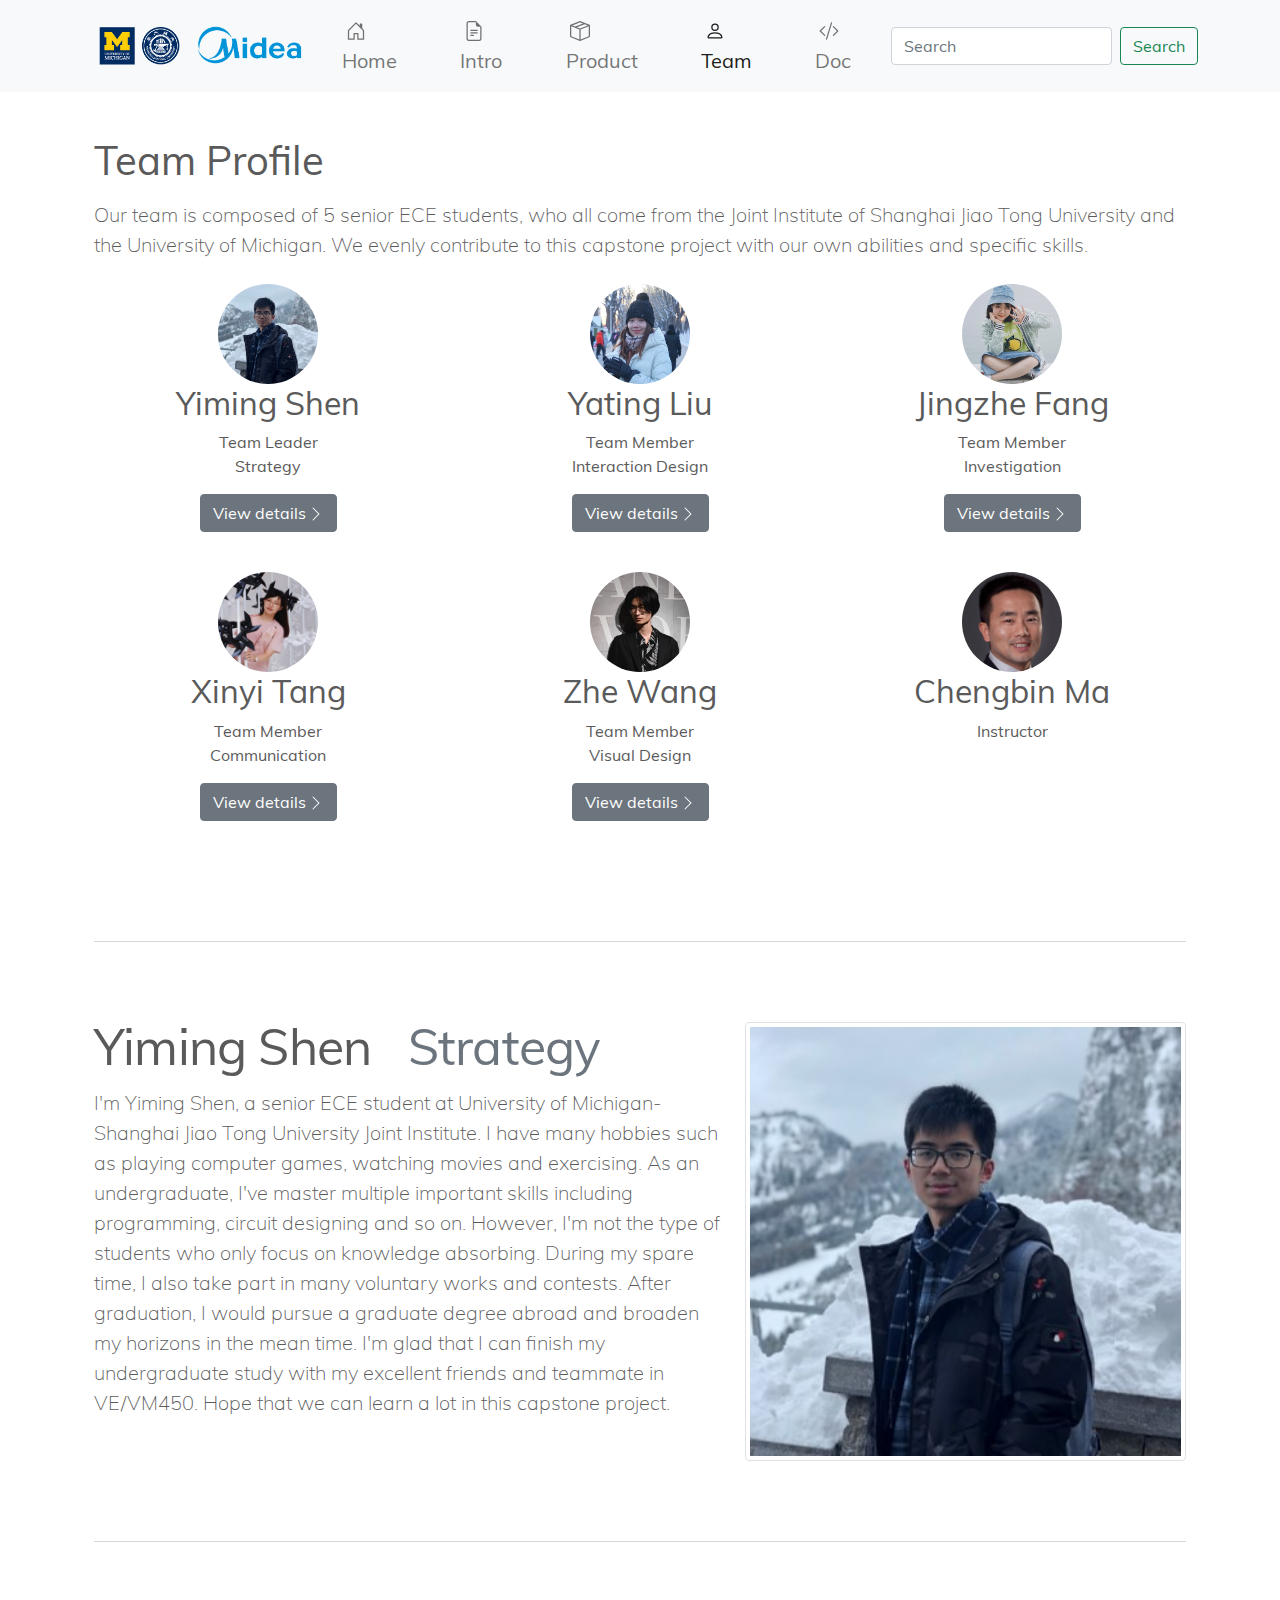
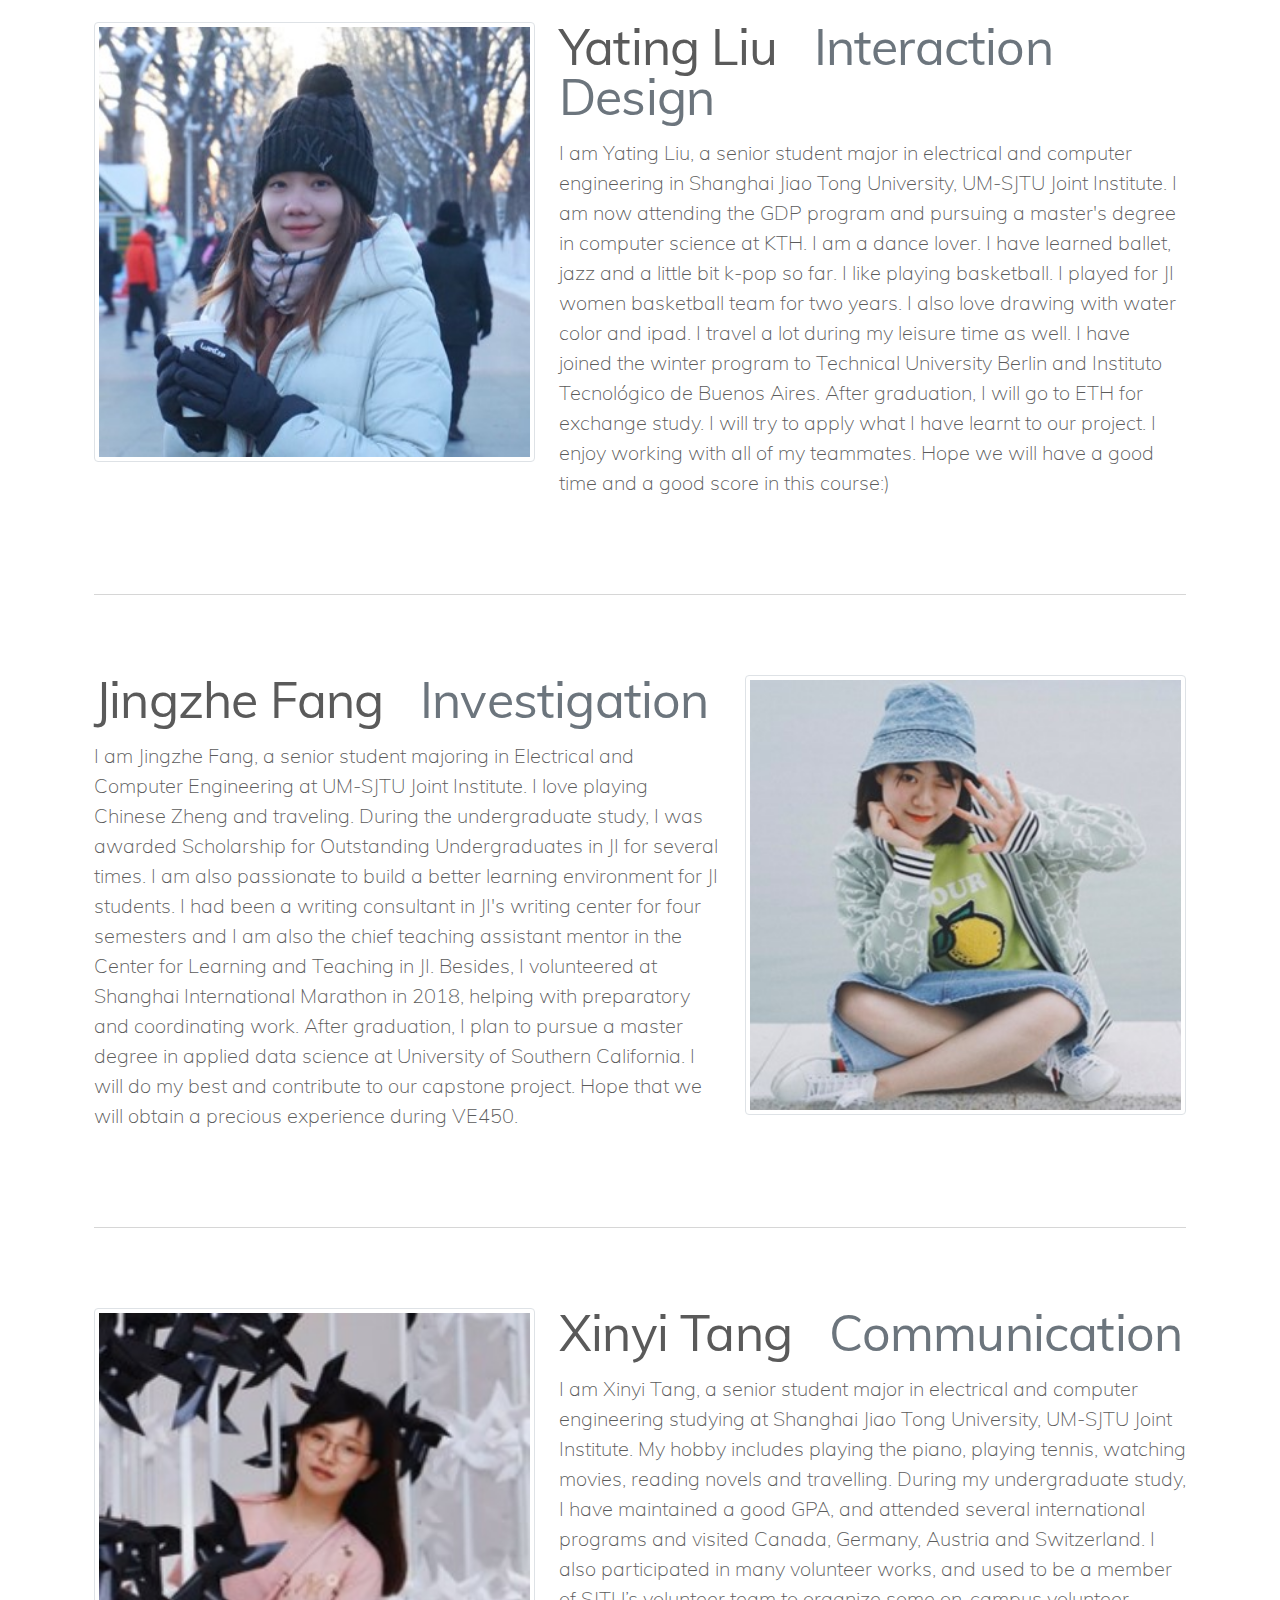
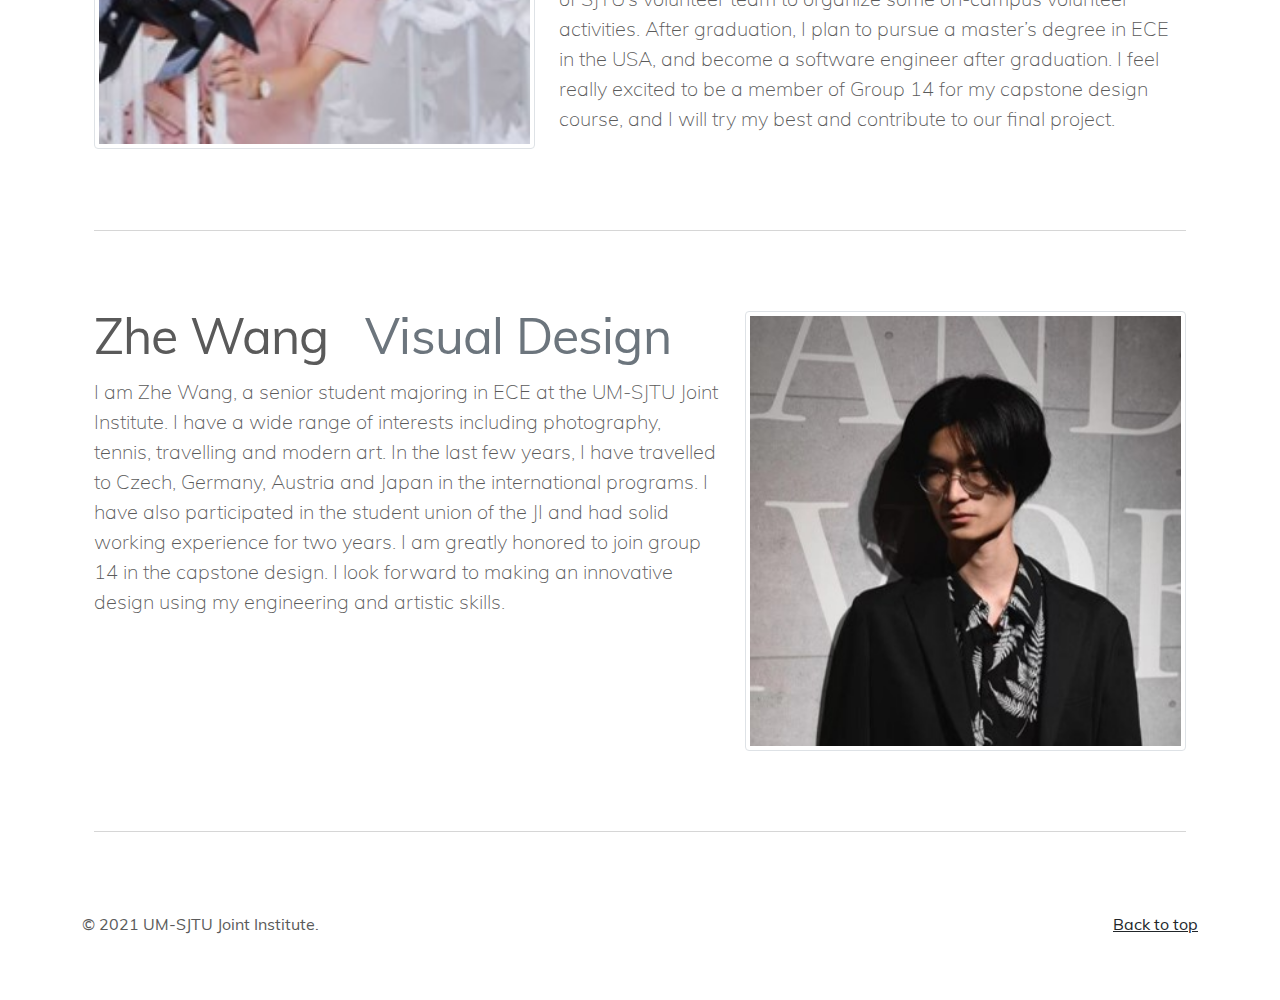
<file: team/team.html>
<!doctype html>
<html lang="en">
<head>
    <meta charset="utf-8">
    <meta name="viewport" content="width=device-width, initial-scale=1">
    <meta name="description" content="">
    <meta name="author" content="Mark Otto, Jacob Thornton, and Bootstrap contributors">
    <meta name="generator" content="Hugo 0.84.0">
    <title>Team profile</title>

    <!-- Bootstrap core CSS -->
    <link href="../css/bootstrap.min.css" rel="stylesheet">
    <link href="../custom.css" rel="stylesheet">

    <style>
        .bd-placeholder-img {
            font-size: 1.125rem;
            text-anchor: middle;
            -webkit-user-select: none;
            -moz-user-select: none;
            user-select: none;
        }

        @media (min-width: 768px) {
            .bd-placeholder-img-lg {
                font-size: 3.5rem;
            }
        }
    </style>


    <!-- Custom styles for this template -->
    <link href="team.css" rel="stylesheet">
</head>

<body>

<svg xmlns="http://www.w3.org/2000/svg" style="display: none;">
    <symbol id="bootstrap" viewBox="0 0 118 94">
        <title>Bootstrap</title>
        <path fill-rule="evenodd" clip-rule="evenodd"
              d="M24.509 0c-6.733 0-11.715 5.893-11.492 12.284.214 6.14-.064 14.092-2.066 20.577C8.943 39.365 5.547 43.485 0 44.014v5.972c5.547.529 8.943 4.649 10.951 11.153 2.002 6.485 2.28 14.437 2.066 20.577C12.794 88.106 17.776 94 24.51 94H93.5c6.733 0 11.714-5.893 11.491-12.284-.214-6.14.064-14.092 2.066-20.577 2.009-6.504 5.396-10.624 10.943-11.153v-5.972c-5.547-.529-8.934-4.649-10.943-11.153-2.002-6.484-2.28-14.437-2.066-20.577C105.214 5.894 100.233 0 93.5 0H24.508zM80 57.863C80 66.663 73.436 72 62.543 72H44a2 2 0 01-2-2V24a2 2 0 012-2h18.437c9.083 0 15.044 4.92 15.044 12.474 0 5.302-4.01 10.049-9.119 10.88v.277C75.317 46.394 80 51.21 80 57.863zM60.521 28.34H49.948v14.934h8.905c6.884 0 10.68-2.772 10.68-7.727 0-4.643-3.264-7.207-9.012-7.207zM49.948 49.2v16.458H60.91c7.167 0 10.964-2.876 10.964-8.281 0-5.406-3.903-8.178-11.425-8.178H49.948z"></path>
    </symbol>
    <symbol id="home" viewBox="0 0 16 16">
        <path d="M8.354 1.146a.5.5 0 0 0-.708 0l-6 6A.5.5 0 0 0 1.5 7.5v7a.5.5 0 0 0 .5.5h4.5a.5.5 0 0 0 .5-.5v-4h2v4a.5.5 0 0 0 .5.5H14a.5.5 0 0 0 .5-.5v-7a.5.5 0 0 0-.146-.354L13 5.793V2.5a.5.5 0 0 0-.5-.5h-1a.5.5 0 0 0-.5.5v1.293L8.354 1.146zM2.5 14V7.707l5.5-5.5 5.5 5.5V14H10v-4a.5.5 0 0 0-.5-.5h-3a.5.5 0 0 0-.5.5v4H2.5z"/>
    </symbol>
    <symbol id="intro" viewBox="0 0 16 16">
        <path d="M5.5 7a.5.5 0 0 0 0 1h5a.5.5 0 0 0 0-1h-5zM5 9.5a.5.5 0 0 1 .5-.5h5a.5.5 0 0 1 0 1h-5a.5.5 0 0 1-.5-.5zm0 2a.5.5 0 0 1 .5-.5h2a.5.5 0 0 1 0 1h-2a.5.5 0 0 1-.5-.5z"/>
        <path d="M9.5 0H4a2 2 0 0 0-2 2v12a2 2 0 0 0 2 2h8a2 2 0 0 0 2-2V4.5L9.5 0zm0 1v2A1.5 1.5 0 0 0 11 4.5h2V14a1 1 0 0 1-1 1H4a1 1 0 0 1-1-1V2a1 1 0 0 1 1-1h5.5z"/>
    </symbol>
    <symbol id="product" viewBox="0 0 16 16">
        <path d="M8.186 1.113a.5.5 0 0 0-.372 0L1.846 3.5l2.404.961L10.404 2l-2.218-.887zm3.564 1.426L5.596 5 8 5.961 14.154 3.5l-2.404-.961zm3.25 1.7-6.5 2.6v7.922l6.5-2.6V4.24zM7.5 14.762V6.838L1 4.239v7.923l6.5 2.6zM7.443.184a1.5 1.5 0 0 1 1.114 0l7.129 2.852A.5.5 0 0 1 16 3.5v8.662a1 1 0 0 1-.629.928l-7.185 2.874a.5.5 0 0 1-.372 0L.63 13.09a1 1 0 0 1-.63-.928V3.5a.5.5 0 0 1 .314-.464L7.443.184z"/>
    </symbol>
    <symbol id="team" viewBox="0 0 16 16">
        <path d="M8 8a3 3 0 1 0 0-6 3 3 0 0 0 0 6zm2-3a2 2 0 1 1-4 0 2 2 0 0 1 4 0zm4 8c0 1-1 1-1 1H3s-1 0-1-1 1-4 6-4 6 3 6 4zm-1-.004c-.001-.246-.154-.986-.832-1.664C11.516 10.68 10.289 10 8 10c-2.29 0-3.516.68-4.168 1.332-.678.678-.83 1.418-.832 1.664h10z"/>
    </symbol>
    <symbol id="doc" viewBox="0 0 16 16">
        <path d="M10.478 1.647a.5.5 0 1 0-.956-.294l-4 13a.5.5 0 0 0 .956.294l4-13zM4.854 4.146a.5.5 0 0 1 0 .708L1.707 8l3.147 3.146a.5.5 0 0 1-.708.708l-3.5-3.5a.5.5 0 0 1 0-.708l3.5-3.5a.5.5 0 0 1 .708 0zm6.292 0a.5.5 0 0 0 0 .708L14.293 8l-3.147 3.146a.5.5 0 0 0 .708.708l3.5-3.5a.5.5 0 0 0 0-.708l-3.5-3.5a.5.5 0 0 0-.708 0z"/>
    </symbol>
</svg>

<header>
    <nav class="navbar navbar-expand-md navbar-light bg-light fixed-top px-3 py-2">
        <div class="container-xl flex-wrap flex-md-nowrap align-items-center">
            <a class="navbar-brand my-2 d-flex" href="#">
                <img src="../image/ji.png" class="mx-3" alt="" height="40">
                <img src="../image/midea.png" alt="" height="40">
            </a>
            <button class="navbar-toggler" type="button" data-bs-toggle="collapse" data-bs-target="#navbarCollapse"
                    aria-controls="#navbarCollapse" aria-expanded="false" aria-label="Toggle navigation">
                <span class="navbar-toggler-icon"></span>
            </button>
            <div class="collapse navbar-collapse justify-content-md-center" id="navbarCollapse">
                <ul class="navbar-nav fs-5 me-auto mb-2 mb-md-0">
                    <li class="nav-item">
                        <a class="nav-link" href="../index.html">
                            <svg class="bi d-inline-block mx-1 mb-1" width="20" height="20">
                                <use xlink:href="#home"/>
                            </svg>
                            Home
                        </a>
                    </li>
                    <li class="nav-item">
                        <a class="nav-link" href="../intro/intro.html">
                            <svg class="bi d-inline-block mx-1 mb-1" width="20" height="20">
                                <use xlink:href="#intro"/>
                            </svg>
                            Intro
                        </a>
                    </li>
                    <li class="nav-item">
                        <a class="nav-link" href="../product/product.html">
                            <svg class="bi d-inline-block mx-1 mb-1" width="20" height="20">
                                <use xlink:href="#product"/>
                            </svg>
                            Product
                        </a>
                    </li>
                    <li class="nav-item">
                        <a class="nav-link active" aria-current="page" href="#">
                            <svg class="bi d-inline-block mx-1 mb-1" width="20" height="20">
                                <use xlink:href="#team"/>
                            </svg>
                            Team
                        </a>
                    </li>
                    <li class="nav-item">
                        <a class="nav-link" href="#">
                            <svg class="bi d-inline-block mx-1 mb-1" width="20" height="20">
                                <use xlink:href="#doc"/>
                            </svg>
                            Doc
                        </a>
                    </li>
                </ul>
                <form class="d-flex">
                    <input class="form-control me-2" type="search" placeholder="Search" aria-label="Search">
                    <button class="btn btn-outline-success" type="submit">Search</button>
                </form>
            </div>
        </div>
    </nav>
</header>

<svg xmlns="http://www.w3.org/2000/svg" style="display: none;">
    <symbol id="chevron-right" viewBox="0 0 16 16">
        <path fill-rule="evenodd"
              d="M4.646 1.646a.5.5 0 0 1 .708 0l6 6a.5.5 0 0 1 0 .708l-6 6a.5.5 0 0 1-.708-.708L10.293 8 4.646 2.354a.5.5 0 0 1 0-.708z"/>
    </symbol>
</svg>

<main>


    <!-- Marketing messaging and featurettes
    ================================================== -->
    <!-- Wrap the rest of the page in another container to center all the content. -->
    <div class="container px-4 py-auto">
        <div class="mx-auto my-4">
            <h1 class="mb-3">
                Team Profile
            </h1>
            <p class="lead">
                Our team is composed of 5 senior ECE students, who all come from the Joint Institute of Shanghai Jiao
                Tong University and the
                University of Michigan. We evenly contribute to this capstone project with our own abilities and
                specific skills.
            </p>
        </div>


    </div>
    <div class="container marketing px-4">

        <!-- Three columns of text below the carousel -->
        <div class="row">

            <div class="col-lg-4">
                <img class="bd-placeholder-img rounded-circle" width="100" height="100"
                     src="../image/sym.jpg" alt="" aria-label="Placeholder: 140x140">
                <h2>Yiming Shen</h2>
                <p>Team Leader<br>Strategy</p>
                <p><a class="btn btn-secondary icon-link" href="#sym">View details
                    <svg class="bi" width="1em" height="1em">
                        <use xlink:href="#chevron-right"/>
                    </svg>
                </a></p>
            </div><!-- /.col-lg-4 -->

            <div class="col-lg-4">
                <img class="bd-placeholder-img rounded-circle" width="100" height="100"
                     src="../image/lyt.jpg" alt="" aria-label="Placeholder: 140x140">
                <h2>Yating Liu</h2>
                <p>Team Member<br>Interaction Design</p>
                <p><a class="btn btn-secondary icon-link" href="#lyt">View details
                    <svg class="bi" width="1em" height="1em">
                        <use xlink:href="#chevron-right"/>
                    </svg>
                </a></p>
            </div><!-- /.col-lg-4 -->

            <div class="col-lg-4">
                <img class="bd-placeholder-img rounded-circle" width="100" height="100"
                     src="../image/fjz.jpg" alt="" aria-label="Placeholder: 140x140">
                <h2>Jingzhe Fang</h2>
                <p>Team Member<br>Investigation</p>
                <p><a class="btn btn-secondary icon-link" href="#fjz">View details
                    <svg class="bi" width="1em" height="1em">
                        <use xlink:href="#chevron-right"/>
                    </svg>
                </a></p>
            </div><!-- /.col-lg-4 -->

        </div>

        <div class="row">

            <div class="col-lg-4">
                <img class="bd-placeholder-img rounded-circle" width="100" height="100"
                     src="../image/txy.jpg" alt="" aria-label="Placeholder: 140x140">
                <h2>Xinyi Tang</h2>
                <p>Team Member<br>Communication</p>
                <p><a class="btn btn-secondary icon-link" href="#txy">View details
                    <svg class="bi" width="1em" height="1em">
                        <use xlink:href="#chevron-right"/>
                    </svg>
                </a></p>
            </div><!-- /.col-lg-4 -->

            <div class="col-lg-4">
                <img class="bd-placeholder-img rounded-circle" width="100" height="100"
                     src="../image/wz.jpg" alt="" aria-label="Placeholder: 140x140">
                <h2>Zhe Wang</h2>
                <p>Team Member<br>Visual Design</p>
                <p><a class="btn btn-secondary icon-link" href="#wz">View details
                    <svg class="bi" width="1em" height="1em">
                        <use xlink:href="#chevron-right"/>
                    </svg>
                </a></p>
            </div><!-- /.col-lg-4 -->

            <div class="col-lg-4">
                <img class="bd-placeholder-img rounded-circle" width="100" height="100"
                     src="../image/mcb.jpg" alt="" aria-label="Placeholder: 140x140">
                <h2>Chengbin Ma</h2>
                <p>Instructor</p>
            </div><!-- /.col-lg-4 -->

        </div><!-- /.row -->


        <!-- START THE FEATURETTES -->

        <hr class="featurette-divider">

        <div class="row featurette">
            <div class="col-md-7" id="sym">
                <h2 class="featurette-heading mb-3">Yiming Shen &nbsp;
                    <span class="text-muted">Strategy</span></h2>
                <p class="lead">I'm Yiming Shen, a senior ECE student at University of Michigan-Shanghai Jiao Tong
                    University Joint Institute. I have many hobbies such as playing computer games, watching movies and
                    exercising. As an undergraduate, I've master multiple important skills including programming,
                    circuit designing and so on. However, I'm not the type of students who only focus on knowledge
                    absorbing. During my spare time, I also take part in many voluntary works and contests. After
                    graduation, I would pursue a graduate degree abroad and broaden my horizons in the mean time. I'm
                    glad that I can finish my undergraduate study with my excellent friends and teammate in VE/VM450.
                    Hope that we can learn a lot in this capstone project.</p>
            </div>
            <div class="col-md-5">
                <img src="../image/sym.jpg" alt="" class="featurette-image img-fluid img-thumbnail mx-auto" width="500"
                     height="500" aria-label="sym">
            </div>
        </div>

        <hr class="featurette-divider">

        <div class="row featurette">
            <div class="col-md-7 order-md-2" id="lyt">
                <h2 class="featurette-heading mb-3">Yating Liu &nbsp;
                    <span class="text-muted">Interaction Design</span></h2>
                <p class="lead">I am Yating Liu, a senior student major in electrical and computer engineering in
                    Shanghai Jiao Tong University, UM-SJTU Joint Institute. I am now attending the GDP program and
                    pursuing a master's degree in computer science at KTH. I am a dance lover. I have learned ballet,
                    jazz and a little bit k-pop so far. I like playing basketball. I played for JI women basketball team
                    for two years. I also love drawing with water color and ipad. I travel a lot during my leisure time
                    as well. I have joined the winter program to Technical University Berlin and Instituto Tecnológico
                    de Buenos Aires. After graduation, I will go to ETH for exchange study. I will try to apply
                    what I have learnt to our project. I enjoy working with all of my teammates. Hope we will have a
                    good time and a good score in this course:)</p>
            </div>
            <div class="col-md-5 order-md-1">
                <img src="../image/lyt.jpg" alt="" class="featurette-image img-fluid img-thumbnail mx-auto" width="500"
                     height="500" aria-label="lyt">
            </div>
        </div>

        <hr class="featurette-divider">

        <div class="row featurette">
            <div class="col-md-7" id="fjz">
                <h2 class="featurette-heading mb-3">Jingzhe Fang &nbsp;
                    <span class="text-muted">Investigation</span></h2>
                <p class="lead">I am Jingzhe Fang, a senior student majoring in Electrical and Computer Engineering at
                    UM-SJTU Joint Institute. I love playing Chinese Zheng and traveling. During the undergraduate study,
                    I was awarded Scholarship for Outstanding Undergraduates in JI for several times. I am also
                    passionate to build a better learning environment for JI students. I had been a writing consultant
                    in JI's writing center for four semesters and I am also the chief teaching assistant mentor in the
                    Center for Learning and Teaching in JI. Besides, I volunteered at Shanghai International Marathon in
                    2018, helping with preparatory and coordinating work. After graduation, I plan to pursue a master
                    degree in applied data science at University of Southern California. I will do my best and
                    contribute to our capstone project. Hope that we will obtain a precious experience during VE450.</p>
            </div>
            <div class="col-md-5">
                <img src="../image/fjz.jpg" alt="" class="featurette-image img-fluid img-thumbnail mx-auto" width="500"
                     height="500" aria-label="fjz">
            </div>
        </div>

        <hr class="featurette-divider">

        <div class="row featurette">
            <div class="col-md-7 order-md-2" id="txy">
                <h2 class="featurette-heading mb-3">Xinyi Tang &nbsp;
                    <span class="text-muted">Communication</span></h2>
                <p class="lead">I am Xinyi Tang, a senior student major in electrical and computer engineering studying
                    at Shanghai Jiao Tong University, UM-SJTU Joint Institute. My hobby includes playing the piano,
                    playing tennis, watching movies, reading novels and travelling. During my undergraduate study, I
                    have maintained a good GPA, and attended several international programs and visited Canada, Germany,
                    Austria and Switzerland. I also participated in many volunteer works, and used to be a member of
                    SJTU’s volunteer team to organize some on-campus volunteer activities. After graduation, I plan to
                    pursue a master’s degree in ECE in the USA, and become a software engineer after graduation. I feel
                    really excited to be a member of Group 14 for my capstone design course, and I will try my best and
                    contribute to our final project.</p>
            </div>
            <div class="col-md-5 order-md-1">
                <img src="../image/txy.jpg" alt="" class="featurette-image img-fluid img-thumbnail mx-auto" width="500"
                     height="500" aria-label="txy">
            </div>
        </div>

        <hr class="featurette-divider">

        <div class="row featurette">
            <div class="col-md-7" id="wz">
                <h2 class="featurette-heading mb-3">Zhe Wang &nbsp;
                    <span class="text-muted">Visual Design</span></h2>
                <p class="lead">I am Zhe Wang, a senior student majoring in ECE at the UM-SJTU Joint Institute. I have a
                    wide range of interests including photography, tennis, travelling and modern art. In the last few
                    years, I have travelled to Czech, Germany, Austria and Japan in the international programs. I have
                    also participated in the student union of the JI and had solid working experience for two years. I
                    am greatly honored to join group 14 in the capstone design. I look forward to making an innovative
                    design using my engineering and artistic skills.</p>
            </div>
            <div class="col-md-5">
                <img src="../image/wz.jpg" alt="" class="featurette-image img-fluid img-thumbnail mx-auto" width="500"
                     height="500" aria-label="wz">
            </div>
        </div>

        <hr class="featurette-divider">

        <!-- /END THE FEATURETTES -->

    </div><!-- /.container -->


    <!-- FOOTER -->
    <footer class="container">
        <p class="float-end"><a class="text-dark" href="#">Back to top</a></p>
        <p>© 2021 UM-SJTU Joint Institute.</p>
    </footer>
</main>


<script src="../js/bootstrap.bundle.min.js"></script>


</body>
</html>
</file>
<file: custom.css>
@font-face {
    font-family: muli;
    font-weight: 200;
    font-style: normal;
    src: url(./fonts/muli-latin-200.woff2) format('woff2');
}


@font-face {
    font-family: muli;
    font-weight: 400;
    font-style: normal;
    src: url(./fonts/muli-latin-400.woff2) format('woff2');
}

@font-face {
    font-family: muli;
    font-weight: 400;
    font-style: italic;
    src: url(./fonts/muli-latin-400italic.woff2) format('woff2');
}

@font-face {
    font-family: muli;
    font-weight: 700;
    font-style: normal;
    src: url(./fonts/muli-latin-700.woff2) format('woff2');
}

@font-face {
    font-family: muli;
    font-weight: 800;
    font-style: normal;
    src: url(./fonts/muli-latin-800.woff2) format('woff2');
}

.bi {
    fill: currentColor;
}
</file>
<file: cover.css>
/*
 * Globals
 */


/* Custom default button */
.btn-secondary,
.btn-secondary:hover,
.btn-secondary:focus {
  color: #333;
  text-shadow: none; /* Prevent inheritance from `body` */
}


/*
 * Base structure
 */

body {
  font-family: muli;
  text-shadow: 0 .05rem .1rem rgba(0, 0, 0, .5);
  box-shadow: inset 0 0 5rem rgba(0, 0, 0, .5);
}

.cover-container {
  max-width: 36em;
}


/*
 * Header
 */

.nav-masthead .nav-link {
  padding: .25rem 0;
  color: rgba(255, 255, 255, .5);
  background-color: transparent;
  border-bottom: .25rem solid transparent;
}

.nav-masthead .nav-link:hover,
.nav-masthead .nav-link:focus {
  border-bottom-color: rgba(255, 255, 255, .25);
}

.nav-masthead .nav-link + .nav-link {
  margin-left: 1rem;
}

.nav-masthead .active {
  color: #fff;
  border-bottom-color: #fff;
}
</file>
<file: product/product.css>
/* GLOBAL STYLES
-------------------------------------------------- */
/* Padding below the footer and lighter body text */

body {
    font-family: muli;
    padding-top: 3rem;
    padding-bottom: 3rem;
    color: #5a5a5a;
}

.nav-link {
    margin-left: 1rem;
}

/* Carousel base class */
.carousel {
    margin-top: 1.5rem;
    margin-bottom: 4rem;
}

/* Since positioning the image, we need to help out the caption */
.carousel-caption {
    bottom: 3rem;
    z-index: 10;
}

/* Declare heights because of positioning of img element */
.carousel-item {
    height: 32rem;
}

.carousel-item > img {
    position: absolute;
    top: 0;
    left: 0;
    min-width: 100%;
    height: 32rem;
}

.b-example-divider {
    height: 3rem;
    background-color: rgba(0, 0, 0, .1);
    border: solid rgba(0, 0, 0, .15);
    border-width: 1px 0;
    box-shadow: inset 0 .5em 1.5em rgba(0, 0, 0, .1), inset 0 .125em .5em rgba(0, 0, 0, .15);
}

.feature-icon {
    display: inline-flex;
    align-items: center;
    justify-content: center;
    width: 4rem;
    height: 4rem;
    margin-bottom: 1rem;
    font-size: 2rem;
    color: #fff;
    border-radius: .75rem;
}

.icon-link {
    display: inline-flex;
    align-items: center;
}

.icon-link > .bi {
    margin-top: .125rem;
    margin-left: .125rem;
    transition: transform .25s ease-in-out;
    fill: currentColor;
}

.icon-link:hover > .bi {
    transform: translate(.25rem);
}

.icon-square {
    display: inline-flex;
    align-items: center;
    justify-content: center;
    width: 3rem;
    height: 3rem;
    font-size: 1.5rem;
    border-radius: .75rem;
}

.rounded-4 {
    border-radius: .5rem;
}

.rounded-5 {
    border-radius: 1rem;
}

.text-shadow-1 {
    text-shadow: 0 .125rem .25rem rgba(0, 0, 0, .25);
}

.text-shadow-2 {
    text-shadow: 0 .25rem .5rem rgba(0, 0, 0, .25);
}

.text-shadow-3 {
    text-shadow: 0 .5rem 1.5rem rgba(0, 0, 0, .25);
}

.card-cover {
    background-repeat: no-repeat;
    background-position: center center;
    background-size: cover;
}


/* Featurettes
------------------------- */

.featurette-divider {
    margin: 4rem 0; /* Space out the Bootstrap <hr> more */
}

/* Thin out the marketing headings */
.featurette-heading {
    font-weight: 300;
    line-height: 1;
    /* rtl:remove */
    letter-spacing: -.05rem;
}


/* RESPONSIVE CSS
-------------------------------------------------- */

@media (min-width: 40em) {
    /* Bump up size of carousel content */
    .carousel-caption p {
        margin-bottom: 1.25rem;
        font-size: 1.25rem;
        line-height: 1.4;
    }

    .featurette-heading {
        font-size: 50px;
    }
}

@media (min-width: 62em) {
    .featurette-heading {
        margin-top: 7rem;
    }
}
</file>
<file: team/team.css>
/* GLOBAL STYLES
-------------------------------------------------- */
/* Padding below the footer and lighter body text */

body {
  font-family: muli;
  margin-top: 4rem;
  padding-top: 3rem;
  padding-bottom: 3rem;
  color: #5a5a5a;
}

.nav-link {
  margin-left: 1rem;
}

/* MARKETING CONTENT
-------------------------------------------------- */

/* Center align the text within the three columns below the carousel */
.marketing .col-lg-4 {
  margin-bottom: 1.5rem;
  text-align: center;
}
.marketing h2 {
  font-weight: 400;
}
/* rtl:begin:ignore */
.marketing .col-lg-4 p {
  margin-right: .75rem;
  margin-left: .75rem;
}
/* rtl:end:ignore */


/* Featurettes
------------------------- */

.featurette-divider {
  margin: 5rem 0; /* Space out the Bootstrap <hr> more */
}

/* Thin out the marketing headings */
.featurette-heading {
  font-weight: 300;
  line-height: 1;
  /* rtl:remove */
  letter-spacing: -.05rem;
}

.featurette-image {
    margin-top: auto;
    margin-bottom: auto;
}

.icon-link {
    display: inline-flex;
    align-items: center;
}

.icon-link > .bi {
    margin-top: .125rem;
    margin-left: .125rem;
    transition: transform .25s ease-in-out;
    fill: currentColor;
}

.icon-link:hover > .bi {
    transform: translate(.25rem);
}


/* RESPONSIVE CSS
-------------------------------------------------- */

@media (min-width: 40em) {
  /* Bump up size of carousel content */
  .carousel-caption p {
    margin-bottom: 1.25rem;
    font-size: 1.25rem;
    line-height: 1.4;
  }

  .featurette-heading {
    font-size: 50px;
  }
}

@media (min-width: 88em) {
  .featurette-heading {
    margin-top: 3rem;
  }
}
</file>
